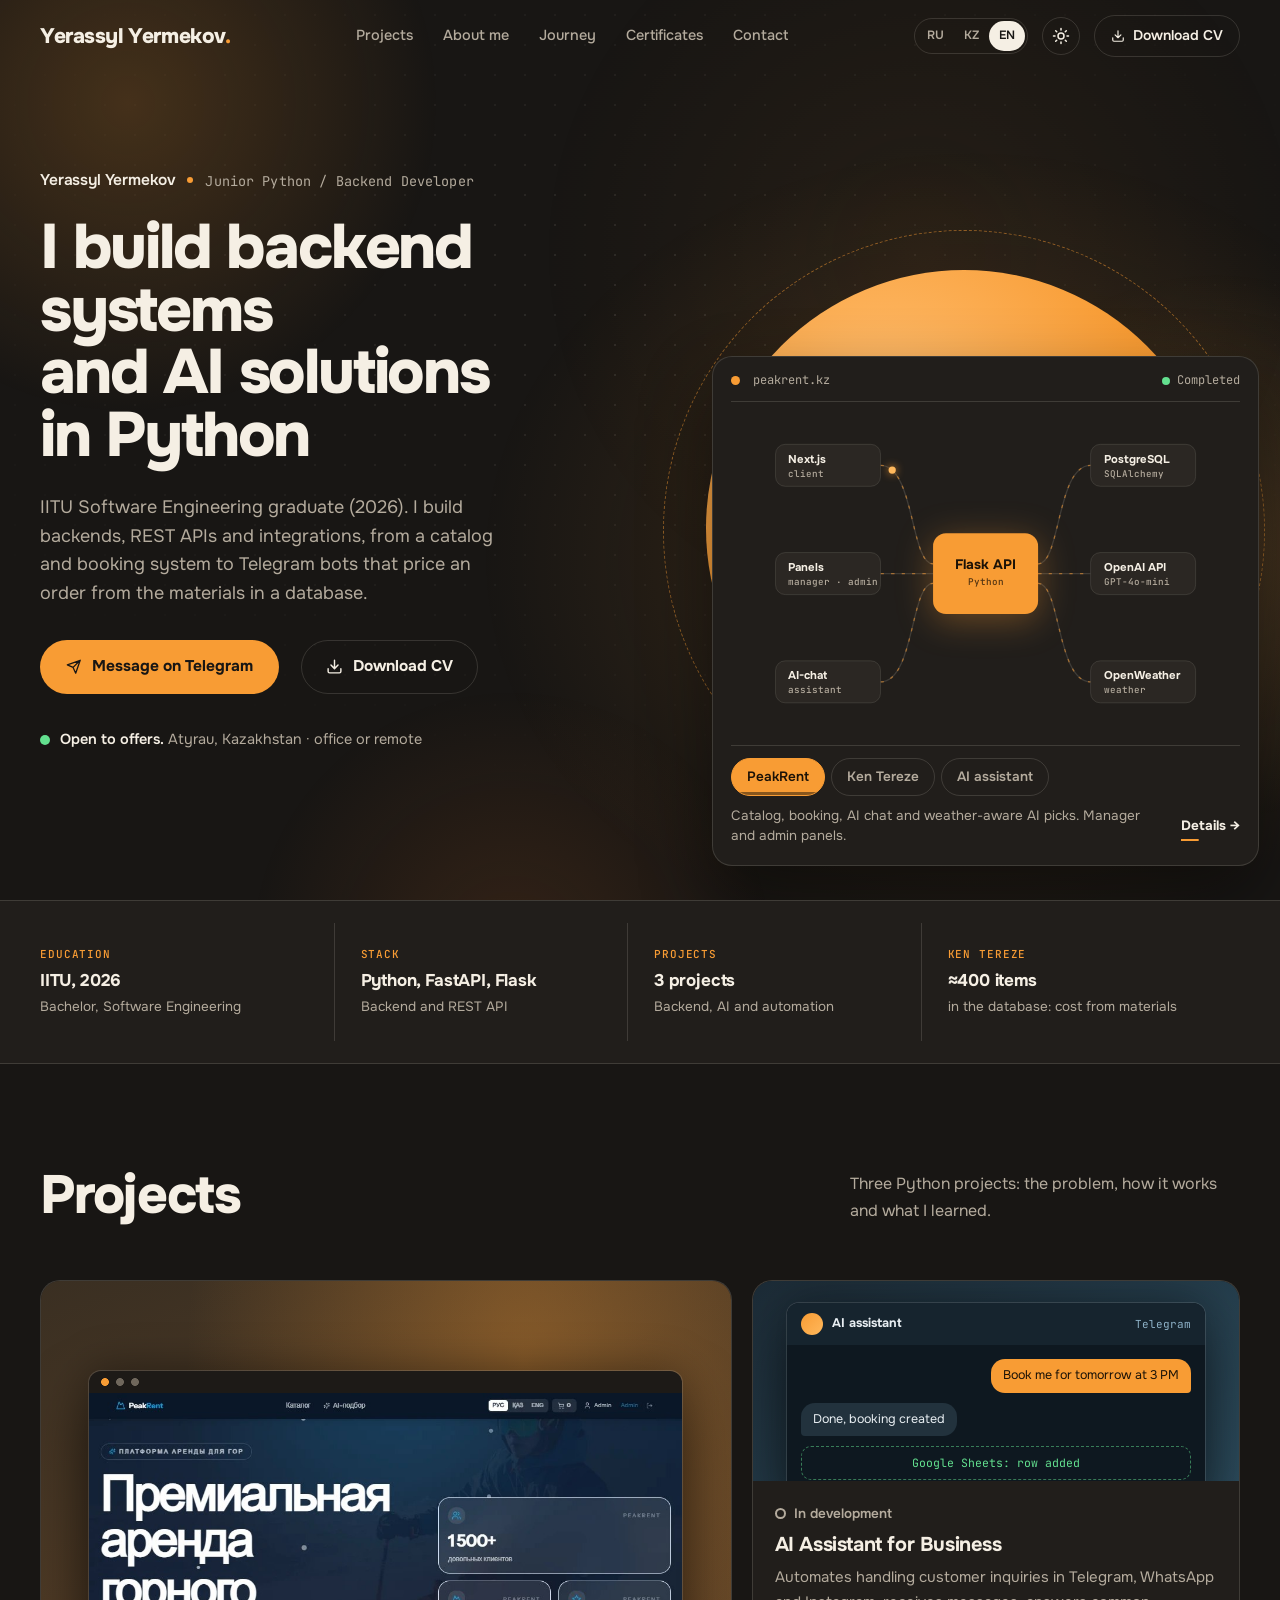
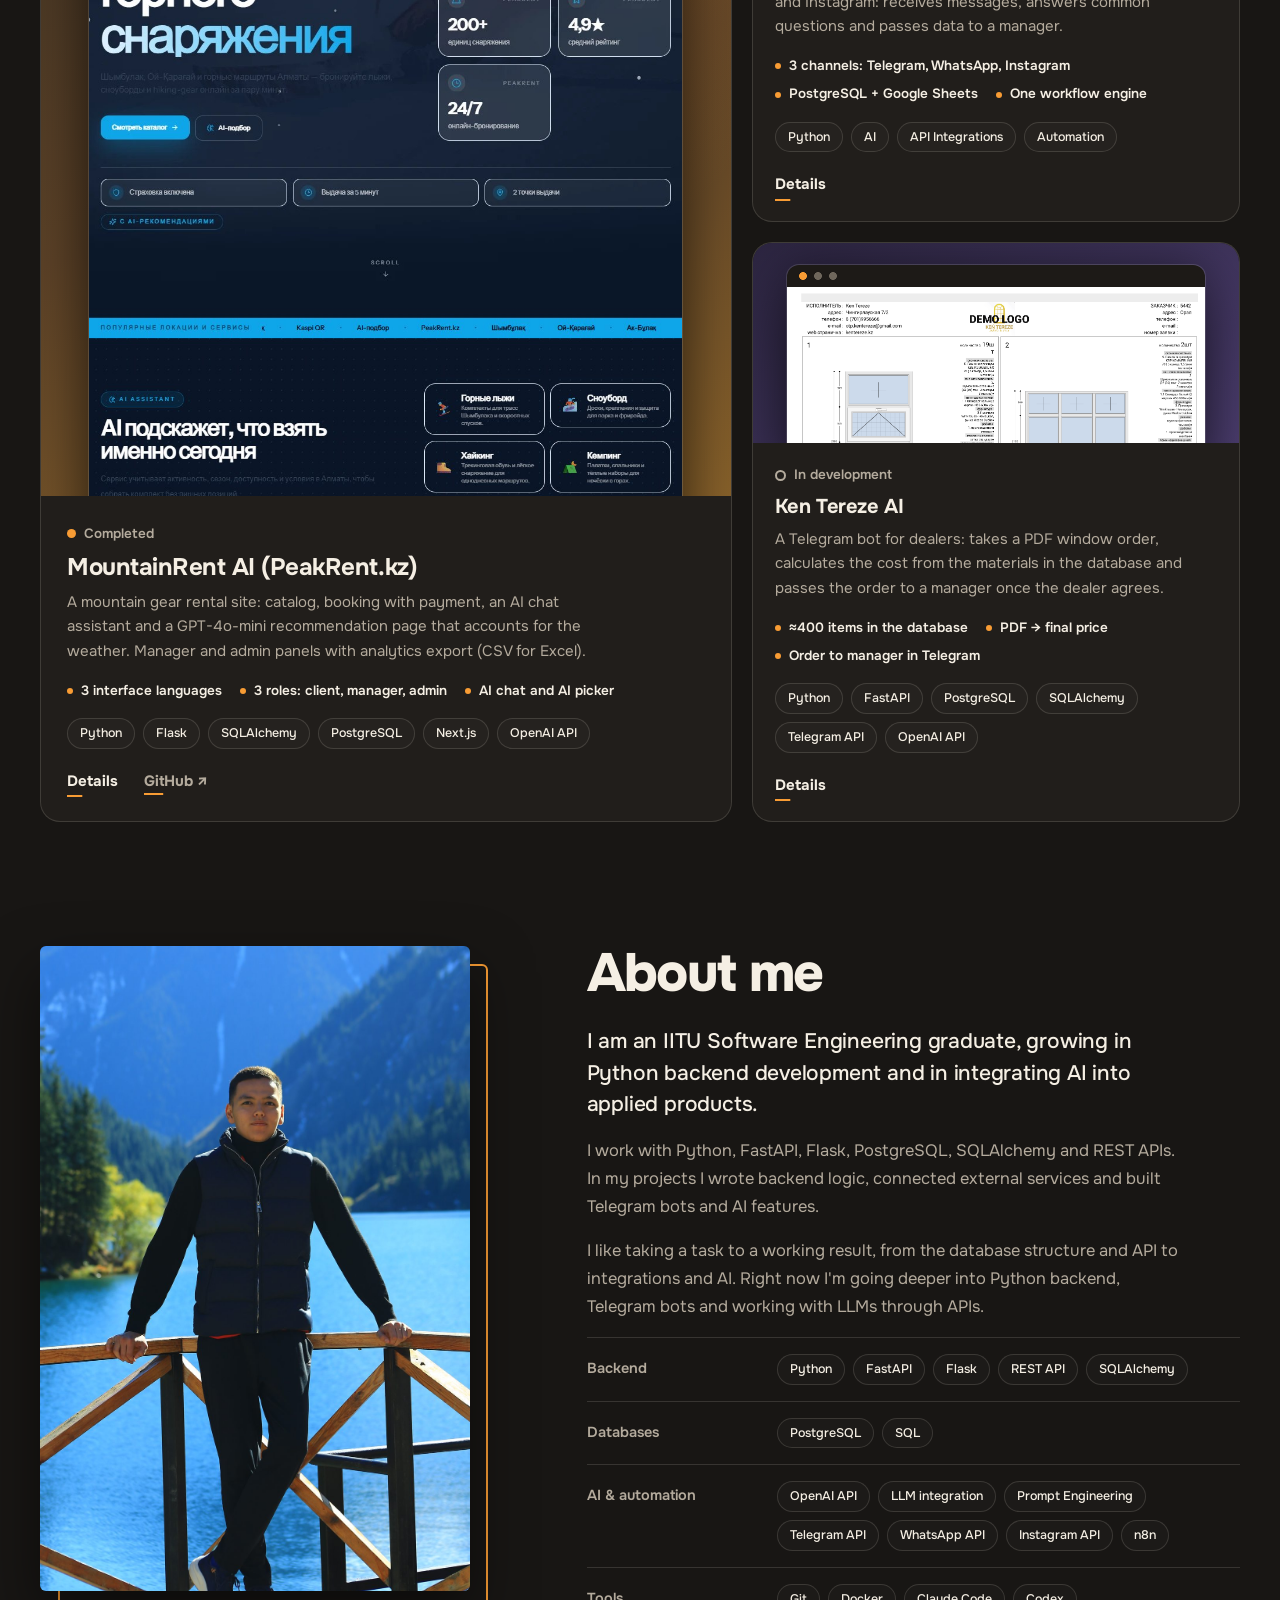
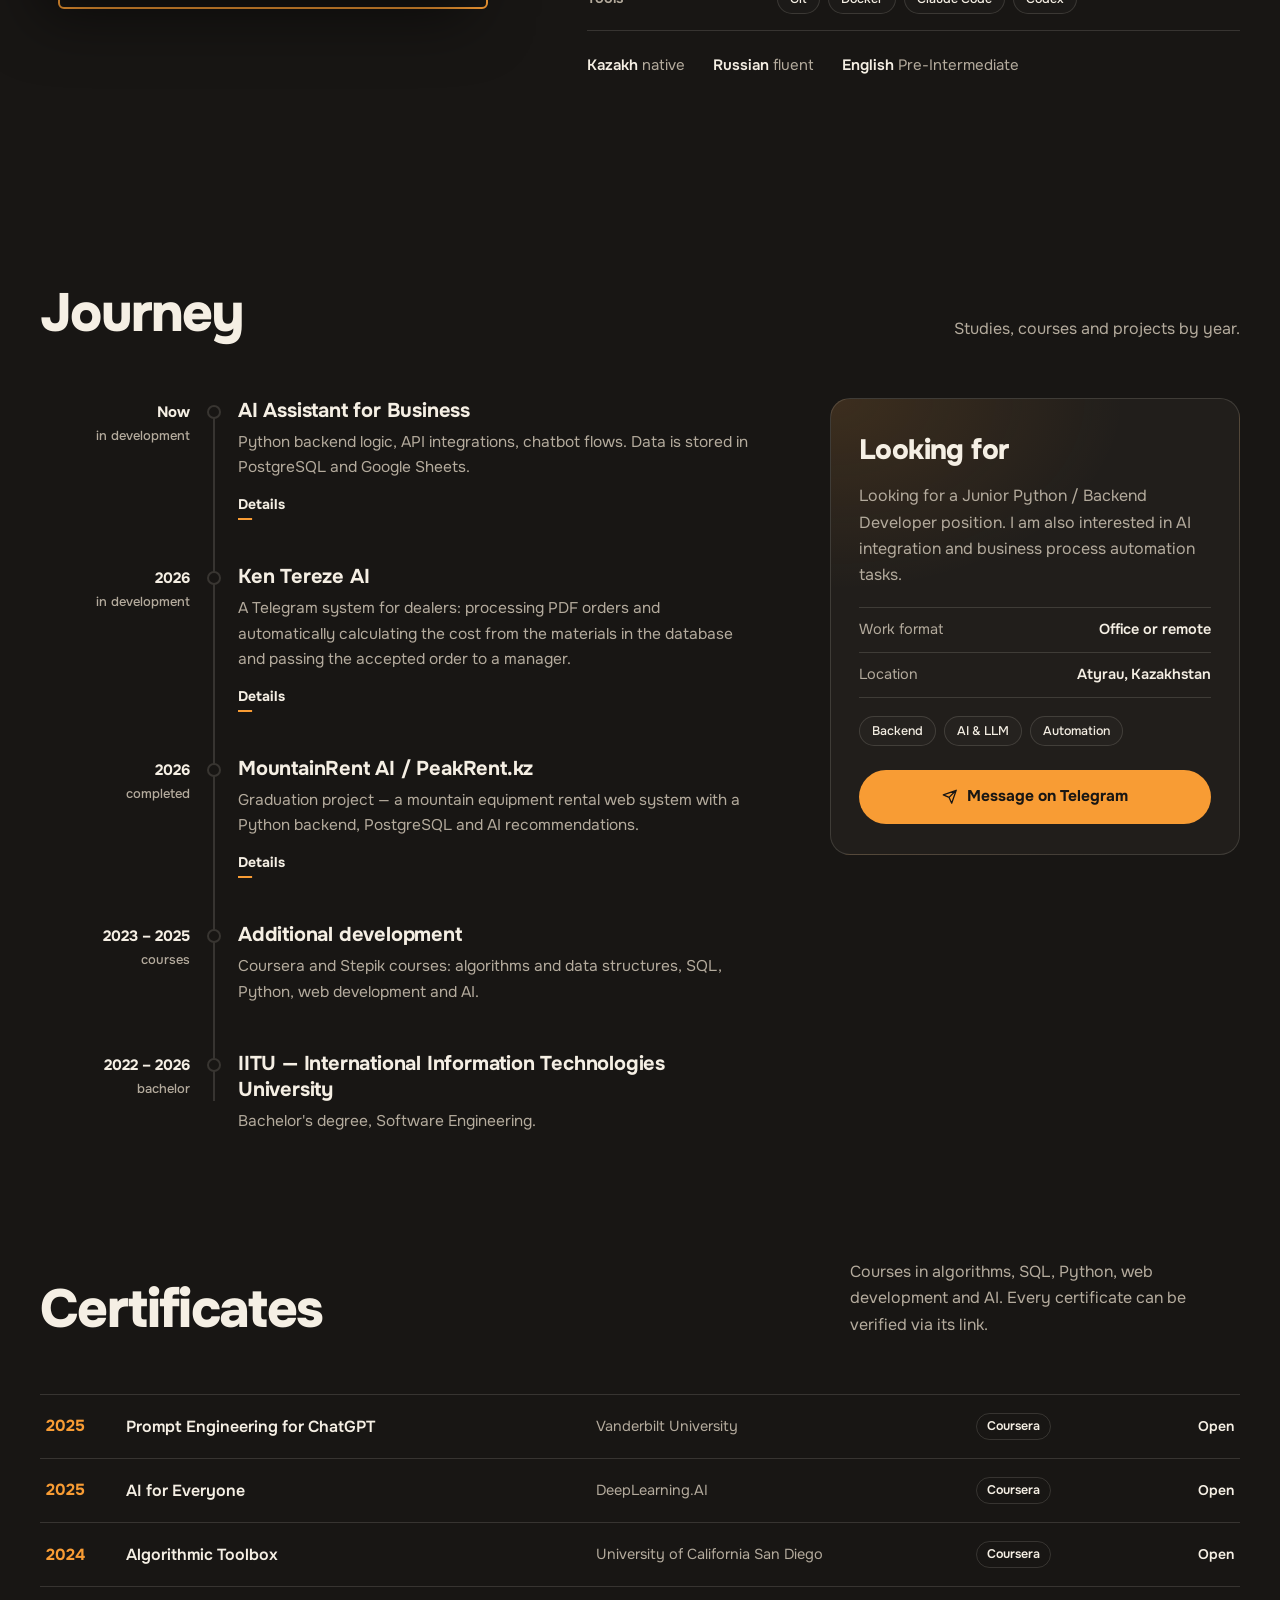
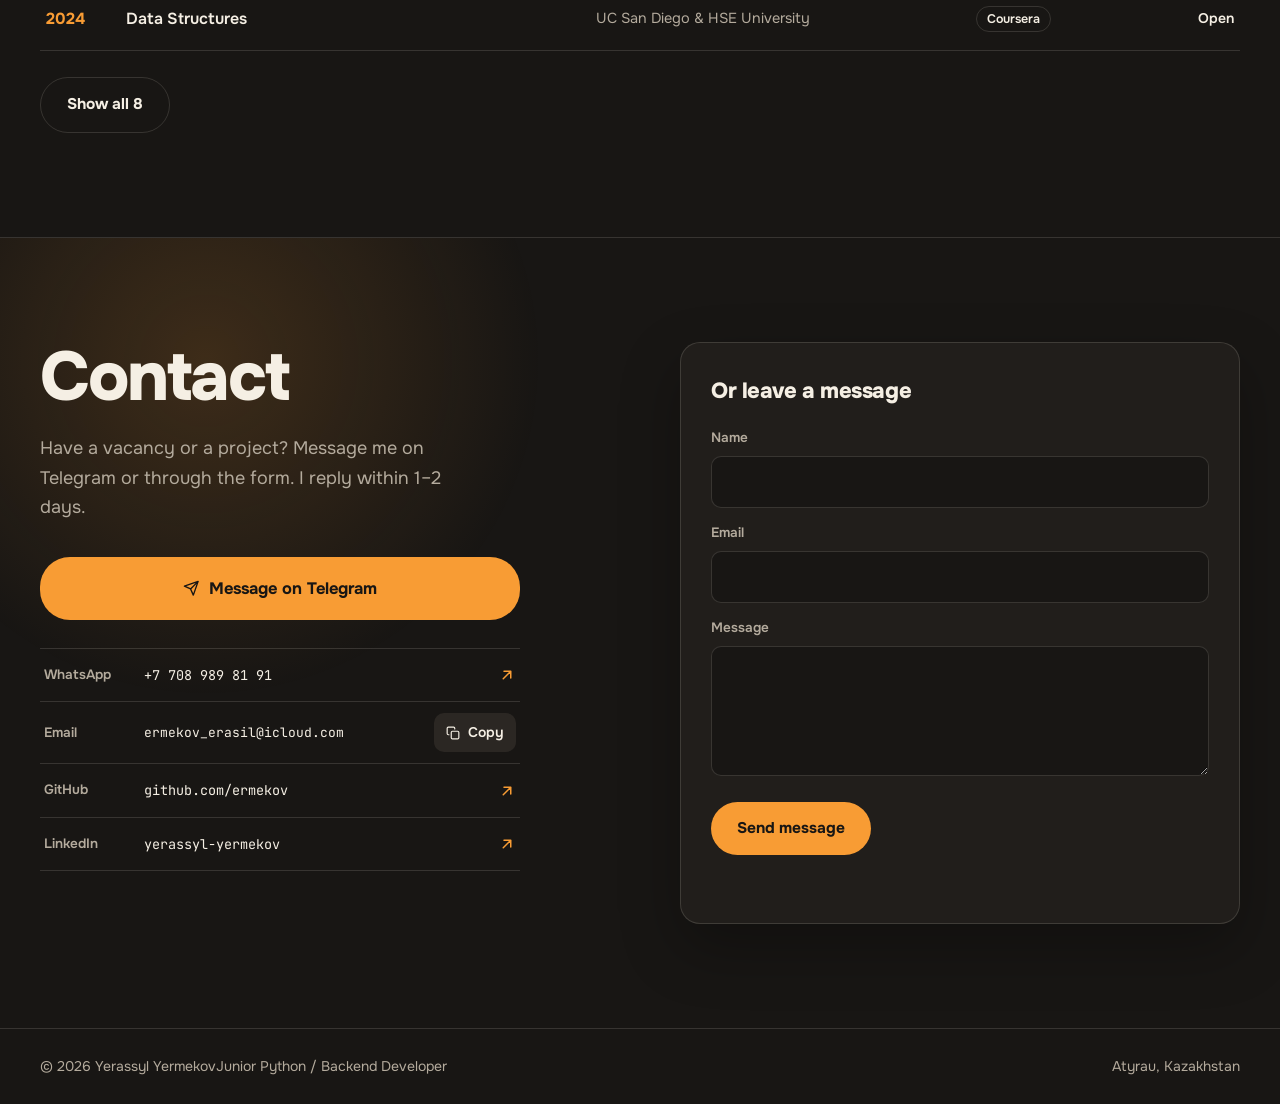
<file: index.html>
<!DOCTYPE html>
<html lang="ru">
<head>
<meta charset="UTF-8">
<meta name="viewport" content="width=device-width, initial-scale=1, viewport-fit=cover">
<title>Yerassyl Yermekov | Junior Python Developer</title>
<meta name="description" content="Junior Python Developer из Атырау: backend, REST API, AI-решения и автоматизация. Python, FastAPI, Flask, PostgreSQL, SQLAlchemy.">
<meta name="color-scheme" content="dark light">
<meta name="theme-color" content="#181614">
<!-- Домен: если смените адрес сайта, замените его в canonical, og:url, og:image, twitter:image и JSON-LD ниже -->
<link rel="canonical" href="https://cv-yerassyl.vercel.app/">
<meta property="og:url" content="https://cv-yerassyl.vercel.app/">
<meta property="og:type" content="website">
<meta property="og:title" content="Yerassyl Yermekov | Junior Python Developer">
<meta property="og:description" content="Backend, REST API, AI-решения и автоматизация на Python.">
<meta property="og:image" content="https://cv-yerassyl.vercel.app/assets/img/og.png">
<meta property="og:image:width" content="1200">
<meta property="og:image:height" content="630">
<meta name="twitter:card" content="summary_large_image">
<meta name="twitter:image" content="https://cv-yerassyl.vercel.app/assets/img/og.png">
<script>(function(){try{var t=localStorage.getItem('theme');if(t==='light'||t==='dark')document.documentElement.setAttribute('data-theme',t)}catch(e){}})()</script>
<script>(function(){try{var q=new URLSearchParams(location.search).get('lang'),l=localStorage.getItem('lang'),n=(navigator.language||'').toLowerCase(),a=['ru','kk','en'];document.documentElement.lang=a.indexOf(q)>-1?q:a.indexOf(l)>-1?l:n.indexOf('kk')==0?'kk':n.indexOf('en')==0?'en':'ru'}catch(e){}})()</script>
<script>requestAnimationFrame(function(){requestAnimationFrame(function(){document.documentElement.classList.add("ready")})})</script>
<script type="application/ld+json">{"@context": "https://schema.org", "@type": "Person", "name": "Yerassyl Yermekov", "alternateName": "Ерасыл Ермеков", "jobTitle": "Junior Python / Backend Developer", "address": {"@type": "PostalAddress", "addressLocality": "Atyrau", "addressCountry": "KZ"}, "url": "https://cv-yerassyl.vercel.app/", "image": "https://cv-yerassyl.vercel.app/assets/img/og.png", "email": "mailto:ermekov_erasil@icloud.com", "alumniOf": {"@type": "CollegeOrUniversity", "name": "International Information Technologies University (IITU)"}, "knowsAbout": ["Python", "FastAPI", "Flask", "PostgreSQL", "SQLAlchemy", "REST API", "OpenAI API", "Telegram Bot API"], "sameAs": ["https://github.com/ermekov", "https://www.linkedin.com/in/yerassyl-yermekov-08b4b2300/", "https://t.me/eeermekov"]}</script>
<link rel="icon" type="image/svg+xml" href="assets/img/favicon.svg">
<link rel="preconnect" href="https://fonts.googleapis.com">
<link rel="preconnect" href="https://fonts.gstatic.com" crossorigin>
<link href="https://fonts.googleapis.com/css2?family=Onest:wght@400;500;600;700;800&family=JetBrains+Mono:wght@400;500&display=swap" rel="stylesheet">
<link rel="stylesheet" href="assets/css/style.css?v=20261060">
<noscript><style>h1 .ln>span,.rise,.reveal,.disc,.bust,.term,.bub,.chat .m{opacity:1!important;transform:none!important}</style></noscript>
</head>
<body>
<a class="skip" data-i18n="skip" href="#top">Перейти к содержанию</a>
<div aria-hidden="true" class="bgfx"><i class="b1"></i><i class="b2"></i><i class="b3"></i><i class="spot"></i></div>

<svg aria-hidden="true" height="0" style="position:absolute" width="0">
<symbol id="i-send" viewbox="0 0 24 24"><path d="M22 2L11 13M22 2l-7 20-4-9-9-4 20-7z"></path></symbol>
<symbol id="i-dl" viewbox="0 0 24 24"><path d="M21 15v4a2 2 0 0 1-2 2H5a2 2 0 0 1-2-2v-4M7 10l5 5 5-5M12 15V3"></path></symbol>
<symbol id="i-copy" viewbox="0 0 24 24"><rect height="13" rx="2" width="13" x="9" y="9"></rect><path d="M5 15H4a2 2 0 0 1-2-2V4a2 2 0 0 1 2-2h9a2 2 0 0 1 2 2v1"></path></symbol>
<symbol id="i-check" viewbox="0 0 24 24"><path d="M20 6L9 17l-5-5"></path></symbol>
<symbol id="i-spark" viewbox="0 0 24 24"><path d="M12 3l1.9 5.1L19 10l-5.1 1.9L12 17l-1.9-5.1L5 10l5.1-1.9L12 3zM19 16l.8 2.2L22 19l-2.2.8L19 22l-.8-2.2L16 19l2.2-.8L19 16z"></path></symbol>
<symbol id="i-up" viewbox="0 0 24 24"><path d="M12 19V5M5 12l7-7 7 7"></path></symbol>
<symbol id="i-menu" viewbox="0 0 24 24"><path d="M3 12h18M3 6h18M3 18h18"></path></symbol>
<symbol id="i-sun" viewbox="0 0 24 24"><circle cx="12" cy="12" r="4"></circle><path d="M12 2v2M12 20v2M4.9 4.9l1.4 1.4M17.7 17.7l1.4 1.4M2 12h2M20 12h2M4.9 19.1l1.4-1.4M17.7 6.3l1.4-1.4"></path></symbol>
<symbol id="i-moon" viewbox="0 0 24 24"><path d="M21 12.8A9 9 0 1 1 11.2 3a7 7 0 0 0 9.8 9.8z"></path></symbol>
<symbol id="i-arrow" viewbox="0 0 24 24"><path d="M7 17L17 7M8 7h9v9"></path></symbol>
<symbol id="i-x" viewbox="0 0 24 24"><path d="M18 6L6 18M6 6l12 12"></path></symbol>
</svg>
<div class="bar" id="bar"></div>
<header class="hd" id="hd">
<div class="wrap">
<a class="logo" href="#top">Yerassyl Yermekov<i>.</i></a>
<nav aria-label="Основное меню" class="nav" data-i18n-aria="aria_nav" id="nav">
<a data-i18n="projects" href="#projects">Проекты</a>
<a data-i18n="about" href="#about">Обо мне</a>
<a data-i18n="experience" href="#path">Путь</a>
<a data-i18n="certificates" href="#certs">Сертификаты</a>
<a data-i18n="contact" href="#contact">Контакты</a>
<div aria-label="Язык" class="lang lang-m" data-i18n-aria="aria_lang" role="group"><button aria-pressed="true" data-l="ru" type="button">RU</button><button aria-pressed="false" data-l="kk" type="button">KZ</button><button aria-pressed="false" data-l="en" type="button">EN</button></div>
<span class="ind" id="ind"></span>
</nav>
<div class="hr">
<div aria-label="Язык" class="lang" data-i18n-aria="aria_lang" role="group">
<button aria-pressed="true" data-l="ru">RU</button>
<button aria-pressed="false" data-l="kk">KZ</button>
<button aria-pressed="false" data-l="en">EN</button>
</div>
<button aria-label="Сменить тему" aria-pressed="false" class="theme" data-i18n-aria="aria_theme" id="theme" type="button"><svg class="ic sun"><use href="#i-sun"></use></svg><svg class="ic moon"><use href="#i-moon"></use></svg></button>
<a class="btn-line" data-cv="" download="Yermekov_Yerassyl_CV.pdf" href="assets/cv/Yermekov_Yerassyl_CV.pdf?v=20261109b"><svg class="ic"><use href="#i-dl"></use></svg><span data-i18n="cv">Скачать CV</span></a>
<button aria-controls="nav" aria-expanded="false" aria-label="Меню" class="burger" data-i18n-aria="aria_menu" id="burger"><svg class="ic"><use href="#i-menu"></use></svg></button>
</div>
</div>
</header>
<main id="top">
<!-- ======================= HERO ======================= -->
<section class="hero">
<div class="wrap">
<div class="copy">
<p class="eyebrow rise" style="--d:0s"><b>Yerassyl Yermekov</b><span data-i18n="hero_role">Junior Python / Backend Developer</span></p>
<h1>
<span class="ln"><span data-i18n="h1a" style="--d:.05s">Строю backend-системы</span></span>
<span class="ln"><span data-i18n="h1b" style="--d:.16s">и AI-решения</span></span>
<span class="ln"><span data-i18n="h1c" style="--d:.27s">на Python</span></span>
</h1>
<p class="lead rise" data-i18n="lead" style="--d:.5s">Выпускник IITU, Software Engineering (2026). Делаю backend, REST API и интеграции: от каталога и бронирования до Telegram-ботов, которые считают стоимость заказа по материалам из базы.</p>
<div class="cta rise" style="--d:.65s">
<a class="btn pri" href="https://t.me/eeermekov" rel="noopener" target="_blank"><svg class="ic"><use href="#i-send"></use></svg><span data-i18n="tg">Написать в Telegram</span></a>
<a class="btn gh" data-cv="" download="Yermekov_Yerassyl_CV.pdf" href="assets/cv/Yermekov_Yerassyl_CV.pdf?v=20261109b"><svg class="ic"><use href="#i-dl"></use></svg><span data-i18n="cv">Скачать CV</span></a>
</div>
<div class="status rise" style="--d:.8s"><span class="dot"></span><span><b data-i18n="status_open">Открыт к предложениям.</b> <span data-i18n="city">Атырау, Казахстан</span> · <span data-i18n="work_format">офис или удалённо</span></span></div>
</div>
<div aria-hidden="false" class="stage">
<div class="disc"></div>
<div class="ring"></div>
<div class="vcard"><div class="vh"><i></i><span>peakrent.kz</span><em><b class="vdot"></b>Завершён</em></div><div class="vhost" id="viz"><svg class="viz" viewBox="0 0 520 400" role="img" data-i18n-aria="viz_aria" aria-label="Схема системы" xmlns="http://www.w3.org/2000/svg"><defs><path id="p1" d="M130 66 C172 66 158 184 195 188"/><path id="p2" d="M130 200 L195 200"/><path id="p3" d="M130 334 C172 334 158 216 195 212"/><path id="p4" d="M325 188 C362 184 348 66 390 66"/><path id="p5" d="M325 200 L390 200"/><path id="p6" d="M325 212 C362 216 348 334 390 334"/></defs><use href="#p1" class="ln"/><use href="#p1" class="fl"/><use href="#p2" class="ln"/><use href="#p2" class="fl"/><use href="#p3" class="ln"/><use href="#p3" class="fl"/><use href="#p4" class="ln"/><use href="#p4" class="fl"/><use href="#p5" class="ln"/><use href="#p5" class="fl"/><use href="#p6" class="ln"/><use href="#p6" class="fl"/><g class="nd " style="--d:0.5s"><rect x="0" y="40" width="130" height="52" rx="12"/><text class="nt" x="16" y="63">Telegram</text><text class="ns" x="16" y="80">Bot API</text></g><g class="nd " style="--d:0.65s"><rect x="0" y="174" width="130" height="52" rx="12"/><text class="nt" x="16" y="197">WhatsApp</text><text class="ns" x="16" y="214">Business API</text></g><g class="nd " style="--d:0.8s"><rect x="0" y="308" width="130" height="52" rx="12"/><text class="nt" x="16" y="331">Instagram</text><text class="ns" x="16" y="348">Messaging API</text></g><g class="nd core" style="--d:.95s"><rect x="195" y="150" width="130" height="100" rx="16"/><text class="nt" x="260" y="194" text-anchor="middle">Python API</text><text class="ns" x="260" y="214" text-anchor="middle">FastAPI · Flask</text></g><g class="nd " style="--d:1.1s"><rect x="390" y="40" width="130" height="52" rx="12"/><text class="nt" x="406" y="63">OpenAI API</text><text class="ns" x="406" y="80">GPT-4o-mini</text></g><g class="nd " style="--d:1.25s"><rect x="390" y="174" width="130" height="52" rx="12"/><text class="nt" x="406" y="197">PostgreSQL</text><text class="ns" x="406" y="214">SQLAlchemy</text></g><g class="nd " style="--d:1.4s"><rect x="390" y="308" width="130" height="52" rx="12"/><text class="nt" x="406" y="331">Google Sheets</text><text class="ns" x="406" y="348">live sync</text></g><circle class="pkt" r="4.5"><animateMotion dur="2.6s" begin="0.0s" repeatCount="indefinite" keyPoints="0;1" keyTimes="0;1" calcMode="linear"><mpath href="#p1"/></animateMotion></circle><circle class="pkt" r="4.5"><animateMotion dur="2.6s" begin="0.9s" repeatCount="indefinite" keyPoints="0;1" keyTimes="0;1" calcMode="linear"><mpath href="#p2"/></animateMotion></circle><circle class="pkt" r="4.5"><animateMotion dur="2.6s" begin="1.8s" repeatCount="indefinite" keyPoints="0;1" keyTimes="0;1" calcMode="linear"><mpath href="#p3"/></animateMotion></circle><circle class="pkt" r="4.5"><animateMotion dur="2.6s" begin="1.3s" repeatCount="indefinite" keyPoints="0;1" keyTimes="0;1" calcMode="linear"><mpath href="#p4"/></animateMotion></circle><circle class="pkt" r="4.5"><animateMotion dur="2.6s" begin="2.2s" repeatCount="indefinite" keyPoints="0;1" keyTimes="0;1" calcMode="linear"><mpath href="#p5"/></animateMotion></circle><circle class="pkt" r="4.5"><animateMotion dur="2.6s" begin="3.1s" repeatCount="indefinite" keyPoints="0;1" keyTimes="0;1" calcMode="linear"><mpath href="#p6"/></animateMotion></circle></svg></div><div class="vtabs auto" id="vtabs" role="tablist" data-i18n-aria="vt_aria" aria-label="Выбор проекта"></div><div class="vcap"><span id="vcap"></span><button type="button" id="vmore"></button></div></div>

</div>
</div>
</section>
<div class="facts">
<div class="wrap">
<div><small class="fl" data-i18n="fl1">Образование</small><b>IITU, 2026</b> <span data-i18n="fact1">Бакалавр, Software Engineering</span></div>
<div><small class="fl" data-i18n="fl2">Стек</small><b>Python, FastAPI, Flask</b> <span data-i18n="fact2">Backend и REST API</span></div>
<div><small class="fl" data-i18n="fl3">Проекты</small><b data-i18n="fact3b">3 проекта</b> <span data-i18n="fact3">Backend, AI и автоматизация</span></div>
<div><small class="fl" data-i18n="fl4">Ken Tereze</small><b data-i18n="fact4b">≈400 позиций</b> <span data-i18n="fact4s">в базе: расчёт стоимости по материалам</span></div>
</div>
</div>
<!-- ======================= PROJECTS ======================= -->
<section class="s" id="projects">
<div class="wrap">
<div class="sh reveal">
<h2 data-i18n="projects">Проекты</h2>
<p data-i18n="projects_sub">Три проекта на Python: задача, как устроено и чему я научился.</p>
</div>
<div class="bento">
<article class="p big reveal" data-slug="peakrent-ai">
<div class="art pk">
<div class="win">
<div class="wb"><i></i><i></i><i></i><em>peakrent.kz</em></div>
<div class="wh"><b>PeakRent</b><span><i>Каталог</i><i>Брони</i><i>Отзывы</i></span></div>
<div class="fl"><u>Все</u><u>Палатки</u><u>Обувь</u><u>Рюкзаки</u></div>
<div class="grid">
<div class="it"><div class="im"></div><s></s><s></s></div>
<div class="it"><div class="im"></div><s></s><s></s></div>
<div class="it"><div class="im"></div><s></s><s></s></div>
<div class="it"><div class="im"></div><s></s><s></s></div>
<div class="it"><div class="im"></div><s></s><s></s></div>
<div class="it"><div class="im"></div><s></s><s></s></div>
</div>
</div>
<div class="bub"><svg class="ic"><use href="#i-spark"></use></svg><span data-i18n="pk_bubble">Подобрали комплект под маршрут</span></div>
</div>
<div class="pb">
<div class="st"><i></i><span data-i18n="st_done">Завершён</span></div>
<h3>MountainRent AI (PeakRent.kz)</h3>
<p data-i18n="pk_desc">Сайт аренды горного снаряжения: каталог, бронирование с оплатой, AI-чат-ассистент и страница AI-рекомендаций на GPT-4o-mini с учётом погоды. Панели менеджера и администратора с выгрузкой аналитики (CSV для Excel).</p>
<ul class="kpis"><li data-i18n="pk_k1">3 языка интерфейса</li><li data-i18n="pk_k2">3 роли: клиент, менеджер, админ</li><li data-i18n="pk_k3">AI-чат и AI-подбор</li></ul>
<div class="chips"><span class="chip">Python</span><span class="chip">Flask</span><span class="chip">SQLAlchemy</span><span class="chip">PostgreSQL</span><span class="chip">Next.js</span><span class="chip">OpenAI API</span></div>
<button class="more" data-i18n="more" data-open="peakrent-ai" type="button">Подробнее</button>
<a class="more gh-l" href="https://github.com/ermekov/Mountain_equipment_rental" rel="noopener" target="_blank">GitHub &#8599;</a>
</div>
</article>
<article class="p sm reveal" data-slug="ai-business-assistant" style="--d:.1s">
<div class="art as">
<div class="chat">
<div class="ch"><i></i><b data-i18n="vt_as">AI-ассистент</b><span>Telegram</span></div>
<div class="m u" data-i18n="chat1" style="--d:.3s">Запишите меня на завтра в 15:00</div>
<div class="m b" data-i18n="chat2" style="--d:1s">Готово, запись создана</div>
<div class="m s" data-i18n="chat3" style="--d:1.7s">Google Sheets: строка добавлена</div>
</div>
</div>
<div class="pb">
<div class="st wip"><i></i><span data-i18n="st_wip">В разработке</span></div>
<h3 data-i18n="as_title">AI-ассистент для бизнеса</h3>
<p data-i18n="as_desc">Автоматизирует обработку обращений клиентов в Telegram, WhatsApp и Instagram: принимает сообщения, отвечает на типовые вопросы и передаёт данные менеджеру.</p>
<ul class="kpis"><li data-i18n="as_k1">3 канала: Telegram, WhatsApp, Instagram</li><li data-i18n="as_k2">PostgreSQL + Google Sheets</li><li data-i18n="as_k3">Единый workflow</li></ul>
<div class="chips"><span class="chip">Python</span><span class="chip">AI</span><span class="chip">API Integrations</span><span class="chip">Automation</span></div>
<button class="more" data-i18n="more" data-open="ai-business-assistant" type="button">Подробнее</button>
</div>
</article>
<article class="p sm reveal" data-slug="ken-tereze-ai" style="--d:.2s">
<div class="art kt">
<svg aria-hidden="true" preserveaspectratio="xMidYMid slice" viewbox="0 0 440 210">
<path class="flow" d="M124 105 H182"></path><path class="flow" d="M258 105 H316"></path>
<g>
<rect fill="#f5efe4" height="82" rx="10" width="82" x="42" y="64"></rect>
<path d="M62 88h42M62 102h42M62 116h26" stroke="#b9ad9b" stroke-linecap="round" stroke-width="5"></path>
<text fill="#7a6c58" font-family="Onest,sans-serif" font-size="11" font-weight="700" text-anchor="middle" x="83" y="136">PDF</text>
</g>
<g>
<rect fill="#241d38" height="82" rx="10" stroke="#8d78e6" stroke-width="2" width="76" x="182" y="64"></rect>
<text data-i18n="kt_parser" fill="#e7deff" font-family="Onest,sans-serif" font-size="11.5" font-weight="700" text-anchor="middle" x="220" y="100">Парсер</text>
<path d="M198 116h44M198 126h30" stroke="#8d78e6" stroke-linecap="round" stroke-width="4"></path>
</g>
<g>
<rect fill="#f89c34" height="82" rx="10" width="82" x="316" y="64"></rect>
<text data-i18n="kt_price1" fill="#1b1207" font-family="Onest,sans-serif" font-size="10.5" font-weight="700" text-anchor="middle" x="357" y="97">Цена по</text>
<text data-i18n="kt_price2" fill="#1b1207" font-family="Onest,sans-serif" font-size="10.5" font-weight="700" text-anchor="middle" x="357" y="111">прайсу</text>
<path d="M340 126h34" stroke="#1b1207" stroke-linecap="round" stroke-width="5"></path>
</g>
</svg>
</div>
<div class="pb">
<div class="st wip"><i></i><span data-i18n="st_wip">В разработке</span></div>
<h3>Ken Tereze AI</h3>
<p data-i18n="kt_desc">Telegram-бот для дилеров: принимает PDF-заказ на окна, считает стоимость по материалам из базы и после согласия дилера передаёт заказ менеджеру.</p>
<ul class="kpis"><li data-i18n="kt_k1">≈400 позиций в базе</li><li data-i18n="kt_k2">PDF → итоговая сумма</li><li data-i18n="kt_k3">Заказ менеджеру в Telegram</li></ul>
<div class="chips"><span class="chip">Python</span><span class="chip">FastAPI</span><span class="chip">PostgreSQL</span><span class="chip">SQLAlchemy</span><span class="chip">Telegram API</span><span class="chip">OpenAI API</span></div>
<button class="more" data-i18n="more" data-open="ken-tereze-ai" type="button">Подробнее</button>
</div>
</article>
</div>
</div>
</section>
<!-- ======================= ABOUT ======================= -->
<section class="s" id="about" style="padding-top:20px">
<div class="wrap about">
<div class="ph reveal"><img alt="Yerassyl Yermekov" height="1719" loading="lazy" src="assets/img/about.jpg" width="1100"/></div>
<div>
<h2 class="reveal" data-i18n="about">Обо мне</h2>
<p class="reveal" data-i18n="about_p1" style="margin-top:24px">Я выпускник IITU по направлению Software Engineering и развиваюсь в Python backend-разработке и интеграции AI в прикладные продукты.</p>
<p class="reveal" data-i18n="about_p2">Работаю с Python, FastAPI, Flask, PostgreSQL, SQLAlchemy и REST API. В проектах писал backend-логику, подключал внешние сервисы, делал Telegram-ботов и AI-функции.</p>
<p class="reveal" data-i18n="about_p3">Люблю доводить задачу до рабочего результата: от структуры базы и API до интеграций и AI. Сейчас углубляюсь в Python backend, Telegram-ботов и работу с LLM через API.</p>
<div class="mx reveal">
<div class="r"><b data-i18n="sk_python">Backend</b><div class="chips"><span class="chip">Python</span><span class="chip">FastAPI</span><span class="chip">Flask</span><span class="chip">REST API</span><span class="chip">SQLAlchemy</span></div></div>
<div class="r"><b data-i18n="sk_data">Базы данных</b><div class="chips"><span class="chip">PostgreSQL</span><span class="chip">SQL</span></div></div>
<div class="r"><b data-i18n="sk_ai">AI и автоматизация</b><div class="chips"><span class="chip">OpenAI API</span><span class="chip">LLM integration</span><span class="chip">Prompt Engineering</span><span class="chip">Telegram API</span><span class="chip">WhatsApp API</span><span class="chip">Instagram API</span><span class="chip">n8n</span></div></div>
<div class="r"><b data-i18n="sk_tools">Инструменты</b><div class="chips"><span class="chip">Git</span><span class="chip">Docker</span><span class="chip">Claude Code</span><span class="chip">Codex</span></div></div>
</div>
<div class="langs reveal"><span><b data-i18n="lang_kz">Казахский</b> <span data-i18n="lv_native">родной</span></span><span><b data-i18n="lang_ru">Русский</b> <span data-i18n="lv_advanced">свободный</span></span><span><b data-i18n="lang_en">Английский</b> <span data-i18n="lv_intermediate">Intermediate</span></span></div>
</div>
</div>
</section>
<!-- ======================= PATH ======================= -->
<section class="s" id="path">
<div class="wrap">
<div class="sh reveal">
<h2 data-i18n="path_h">Путь</h2>
<p data-i18n="path_p">Учёба, курсы и проекты по годам.</p>
</div>
<div class="pathgrid">
<div class="tl" id="tl">
<div class="fill" id="fill"></div>
<div class="ti"><div class="d"><span data-i18n="tl_now">Сейчас</span><small data-i18n="tl_wip">в разработке</small></div><div><h3 data-i18n="as_title">AI-ассистент для бизнеса</h3><p data-i18n="tl1_d">Backend-логика на Python, интеграции API, логика чат-ботов. Данные хранятся в PostgreSQL и Google Sheets.</p><button class="more tl-more" data-i18n="more" data-open="ai-business-assistant" type="button">Подробнее</button></div></div>
<div class="ti"><div class="d">2026<small data-i18n="tl_wip">в разработке</small></div><div><h3>Ken Tereze AI</h3><p data-i18n="tl2_d">Telegram-система для дилеров: обработка PDF-заказов и автоматический расчёт стоимости по материалам из базы, передача принятого заказа менеджеру.</p><button class="more tl-more" data-i18n="more" data-open="ken-tereze-ai" type="button">Подробнее</button></div></div>
<div class="ti"><div class="d">2026<small data-i18n="tl_done">завершён</small></div><div><h3 data-i18n="tl3_t">MountainRent AI / PeakRent.kz</h3><p data-i18n="tl3_d">Дипломный проект — веб-система аренды горного оборудования с backend на Python, PostgreSQL и AI-рекомендациями.</p><button class="more tl-more" data-i18n="more" data-open="peakrent-ai" type="button">Подробнее</button></div></div>
<div class="ti"><div class="d">2023 – 2025<small data-i18n="tl_courses">курсы</small></div><div><h3 data-i18n="tl4_t">Дополнительное развитие</h3><p data-i18n="tl4_d">Курсы Coursera и Stepik: алгоритмы и структуры данных, SQL, Python, веб-разработка и AI.</p></div></div>
<div class="ti"><div class="d">2022 – 2026<small data-i18n="tl_bachelor">бакалавр</small></div><div><h3 data-i18n="tl5_t">IITU — International Information Technologies University</h3><p data-i18n="tl5_d">Бакалавриат, Software Engineering.</p></div></div>
</div>
<aside class="want2 reveal" style="--d:.1s">
<h3 data-i18n="want_h">Ищу</h3>
<p data-i18n="want_p">Ищу позицию Junior Python / Backend Developer. Также интересны задачи по интеграции AI и автоматизации бизнес-процессов.</p>
<dl class="wfacts"><div><dt data-i18n="wf_format_l">Формат работы</dt><dd data-i18n="wf_format">Офис или удалённо</dd></div><div><dt data-i18n="wf_city_l">Город</dt><dd data-i18n="city">Атырау, Казахстан</dd></div></dl>
<div class="chips"><span class="chip" data-i18n="want_c1">Backend</span><span class="chip" data-i18n="want_c2">AI &amp; LLM</span><span class="chip" data-i18n="want_c3">Automation</span></div>
<a class="btn pri" href="https://t.me/eeermekov" rel="noopener" target="_blank"><svg class="ic"><use href="#i-send"></use></svg><span data-i18n="tg">Написать в Telegram</span></a>
</aside>
</div>
</div>
</section>
<!-- ======================= CERTS ======================= -->
<section class="s" id="certs" style="padding-top:20px">
<div class="wrap">
<div class="sh reveal">
<h2 data-i18n="certificates">Сертификаты</h2>
<p data-i18n="certs_p">Курсы по алгоритмам, SQL, Python, веб-разработке и AI. Каждый сертификат можно проверить по ссылке.</p>
</div>
<div class="certs" id="certList"></div>
<button aria-controls="fold" aria-expanded="false" class="btn gh showall" id="showall"><span id="showallTxt"></span></button>
</div>
</section>
<!-- ======================= CONTACT ======================= -->
<section class="s" id="contact">
<div class="wrap ct">
<div class="reveal">
<h2 data-i18n="contact_h">Контакты</h2>
<p class="sub" data-i18n="contact_p">Есть вакансия или проект? Напишите в Telegram или через форму, отвечу в течение 1–2 дней.</p>
<a class="btn pri big" href="https://t.me/eeermekov" rel="noopener" target="_blank"><svg class="ic"><use href="#i-send"></use></svg><span data-i18n="tg">Написать в Telegram</span></a>
<ul class="chl">
<li><a class="row" href="https://wa.me/77089898191" rel="noopener" target="_blank"><span class="k">WhatsApp</span><span class="v">+7 708 989 81 91</span><svg class="ic go"><use href="#i-arrow"></use></svg></a></li>
<li class="mail"><span class="k">Email</span><span class="v" id="mailtxt">ermekov_erasil@icloud.com</span><button class="copy-b" id="copy" type="button"><svg class="ic"><use href="#i-copy"></use></svg><b id="copyTxt" style="font-weight:600"></b></button></li>
<li><a class="row" href="https://github.com/ermekov" rel="noopener" target="_blank"><span class="k">GitHub</span><span class="v">github.com/ermekov</span><svg class="ic go"><use href="#i-arrow"></use></svg></a></li>
<li><a class="row" href="https://www.linkedin.com/in/yerassyl-yermekov-08b4b2300/" rel="noopener" target="_blank"><span class="k">LinkedIn</span><span class="v">yerassyl-yermekov</span><svg class="ic go"><use href="#i-arrow"></use></svg></a></li>
</ul>
</div>
<form class="form card reveal" id="form" novalidate="" style="--d:.1s">
<h3 class="f-t" data-i18n="f_or">Или оставьте сообщение</h3>
<div><label data-i18n="f_name" for="f1">Имя</label><input autocomplete="name" id="f1" name="name" required="" type="text"/></div>
<div><label for="f2">Email</label><input autocomplete="email" id="f2" name="email" required="" type="email"/></div>
<div><label data-i18n="f_msg" for="f3">Сообщение</label><textarea id="f3" name="message" required=""></textarea></div>
<input aria-hidden="true" autocomplete="off" class="hp-field" name="website" tabindex="-1" type="text"/>
<button class="btn pri" data-i18n="f_send" id="send" type="submit">Отправить сообщение</button>
<div aria-live="polite" class="fstatus" id="fstatus" role="status"></div>
</form>
</div>
</section>
</main>
<footer><div class="wrap"><div class="fbrand"><span data-i18n="footer_name">© 2026 Yerassyl Yermekov</span><span class="ftag" data-i18n="footer_tag">Junior Python / Backend Developer</span></div><span data-i18n="city">Атырау, Казахстан</span></div></footer>
<div class="mbar" id="mbar">
<a class="btn pri" href="https://t.me/eeermekov" rel="noopener" target="_blank"><svg class="ic"><use href="#i-send"></use></svg>Telegram</a>
<a class="btn gh" data-cv="" download="Yermekov_Yerassyl_CV.pdf" href="assets/cv/Yermekov_Yerassyl_CV.pdf?v=20261109b"><svg class="ic"><use href="#i-dl"></use></svg>CV</a>
</div>
<button aria-label="Наверх" class="up" data-i18n-aria="aria_up" id="up">
<svg class="r" viewbox="0 0 52 52"><circle class="bg" cx="26" cy="26" r="24"></circle><circle class="fg" cx="26" cy="26" id="ring" r="24"></circle></svg>
<svg class="ic"><use href="#i-up"></use></svg>
</button>
<div aria-live="polite" class="toast" id="toast" role="status"></div><dialog aria-labelledby="pmTitle" class="pm" id="pm"><div class="pm-wrap"><button class="pm-x" data-i18n-aria="aria_close" id="pmClose" type="button"><svg class="ic"><use href="#i-x"></use></svg></button><div class="pm-panel" id="pmBody"></div></div></dialog><dialog aria-labelledby="cmTitle" class="pm cm" id="cm"><div class="pm-wrap"><button class="pm-x" data-i18n-aria="aria_close" id="cmClose" type="button"><svg class="ic"><use href="#i-x"></use></svg></button><div class="pm-panel" id="cmBody"></div></div></dialog><dialog class="lb" data-i18n-aria="aria_close" id="lb"><button class="pm-x" data-i18n-aria="aria_close" id="lbClose" type="button"><svg class="ic"><use href="#i-x"></use></svg></button><img alt="" id="lbImg"/></dialog>

<script src="assets/js/config.js?v=20261109b"></script>
<script src="assets/js/i18n.js?v=20261060"></script>
<script src="assets/js/projects.js?v=20261109b"></script>
<script src="assets/js/certs.js?v=20261060"></script>
<script src="assets/js/main.js?v=20261108"></script>
</body>
</html>
</file>
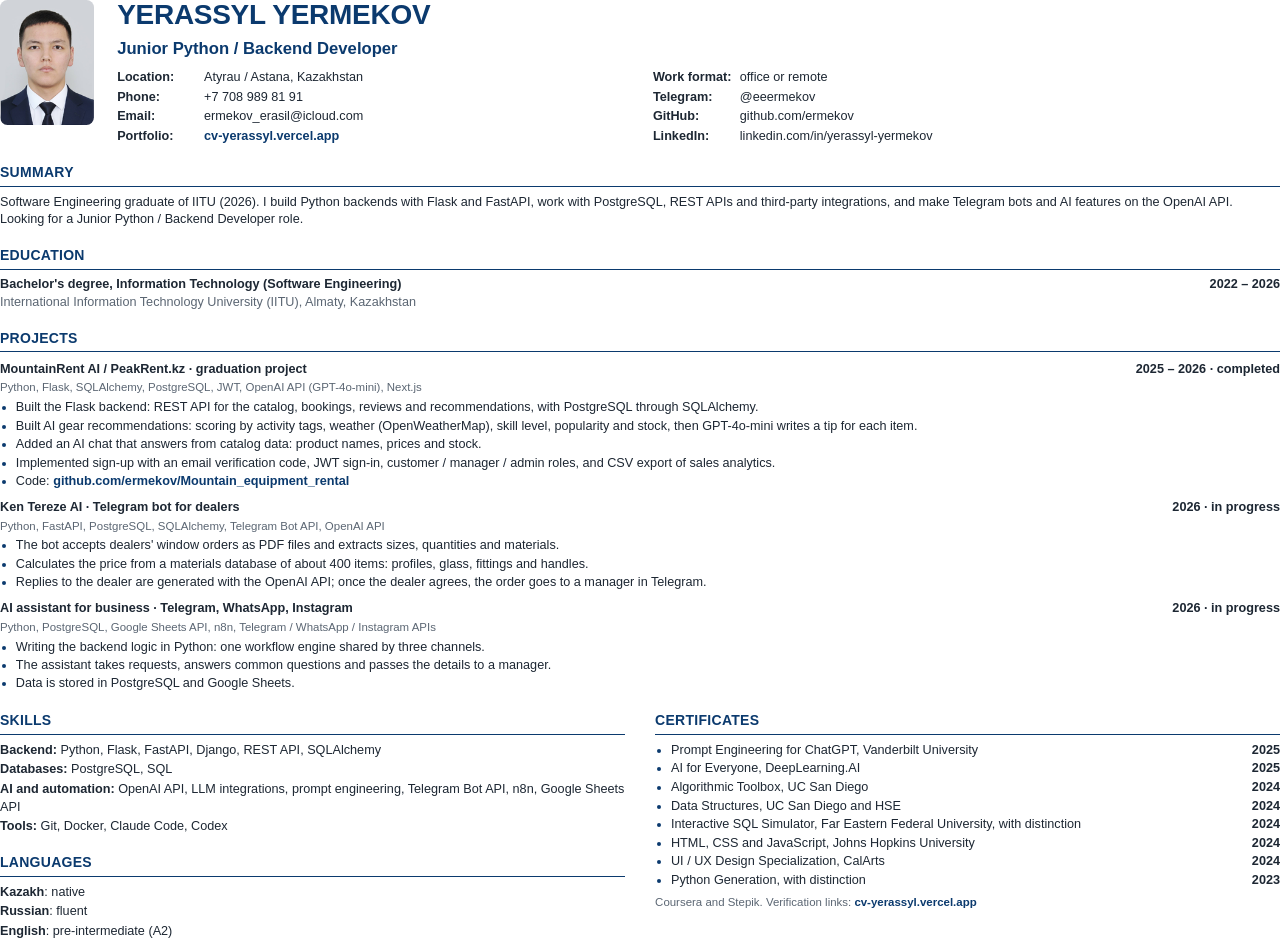
<file: cv-source/cv-en.html>
<!DOCTYPE html>
<html lang="en">
<head>
<meta charset="UTF-8">
<title>CV — Yerassyl Yermekov, Junior Python / Backend Developer</title>
<style>
  @page { size: A4; margin: 10mm 13mm 9mm; }
  :root { --navy: #0b3a6e; --ink: #1d2733; --muted: #5b6673; --line: #c9d3de; }
  * { box-sizing: border-box; }
  html, body { margin: 0; }
  body { font-family: "Segoe UI", Arial, sans-serif; font-size: 9.5pt; line-height: 1.38; color: var(--ink); -webkit-print-color-adjust: exact; print-color-adjust: exact; }
  a { color: inherit; text-decoration: none; }

  /* header */
  .top { display: grid; grid-template-columns: 25mm 1fr; gap: 6mm; align-items: start; }
  .photo { width: 25mm; height: 33mm; object-fit: cover; border-radius: 2mm; display: block; }
  h1 { margin: 0; font-size: 21pt; line-height: 1.1; font-weight: 700; color: var(--navy); letter-spacing: -.01em; }
  .latin { margin: 1mm 0 0; font-size: 9.5pt; color: var(--muted); }
  .role { margin: 1.6mm 0 2.4mm; font-size: 12.5pt; font-weight: 700; color: var(--navy); }
  .contacts { display: grid; grid-template-columns: .9fr 1.1fr; gap: .6mm 6mm; margin: 0; }
  .contacts div { display: flex; gap: 2mm; min-width: 0; }
  .contacts dt { flex: none; width: 21mm; font-weight: 600; }
  .contacts dd { margin: 0; overflow-wrap: anywhere; }

  /* sections */
  h2 { margin: 4.6mm 0 1.8mm; padding-bottom: .9mm; font-size: 10.5pt; font-weight: 700; letter-spacing: .02em; text-transform: uppercase; color: var(--navy); border-bottom: .9pt solid var(--navy); }
  p { margin: 0; }
  .row { display: flex; justify-content: space-between; gap: 4mm; align-items: baseline; }
  .row b { font-weight: 700; }
  .when { flex: none; font-weight: 600; color: var(--ink); white-space: nowrap; }
  .sub { color: var(--muted); }

  .proj { margin-top: 2.2mm; break-inside: avoid; }
  .proj:first-of-type { margin-top: 0; }
  .stack { margin: .6mm 0 .8mm; font-size: 8.6pt; color: var(--muted); }
  ul { margin: 0; padding-left: 4.2mm; }
  li { margin: .25mm 0; }
  li::marker { color: var(--navy); }
  .link { color: var(--navy); font-weight: 600; }

  .cols { display: grid; grid-template-columns: 1fr 1fr; gap: 0 8mm; }
  .skills div { margin: .6mm 0; }
  .skills b { font-weight: 600; }
  .langs div { margin: .5mm 0; }
  .certs li { margin: .3mm 0; }
  .certs .yr { float: right; padding-left: 2mm; font-weight: 600; }
  .note { margin-top: 1.5mm; font-size: 8.6pt; color: var(--muted); }
</style>
<body>

<header class="top">
  <img class="photo" src="photo-crop.png" alt="Yerassyl Yermekov">
  <div>
    <h1>YERASSYL YERMEKOV</h1>
    <p class="role">Junior Python / Backend Developer</p>
    <dl class="contacts">
      <div><dt>Location:</dt><dd>Atyrau / Astana, Kazakhstan</dd></div>
      <div><dt>Work format:</dt><dd>office or remote</dd></div>
      <div><dt>Phone:</dt><dd><a href="tel:+77089898191">+7 708 989 81 91</a></dd></div>
      <div><dt>Telegram:</dt><dd><a href="https://t.me/eeermekov">@eeermekov</a></dd></div>
      <div><dt>Email:</dt><dd><a href="mailto:ermekov_erasil@icloud.com">ermekov_erasil@icloud.com</a></dd></div>
      <div><dt>GitHub:</dt><dd><a href="https://github.com/ermekov">github.com/ermekov</a></dd></div>
      <div><dt>Portfolio:</dt><dd><a class="link" href="https://cv-yerassyl.vercel.app/?lang=en">cv-yerassyl.vercel.app</a></dd></div>
      <div><dt>LinkedIn:</dt><dd><a href="https://www.linkedin.com/in/yerassyl-yermekov-08b4b2300/">linkedin.com/in/yerassyl-yermekov</a></dd></div>
    </dl>
  </div>
</header>

<h2>Summary</h2>
<p>Software Engineering graduate of IITU (2026). I build Python backends with Flask and FastAPI, work with PostgreSQL, REST APIs and third-party integrations, and make Telegram bots and AI features on the OpenAI API. Looking for a Junior Python / Backend Developer role.</p>

<h2>Education</h2>
<div class="row"><b>Bachelor's degree, Information Technology (Software Engineering)</b><span class="when">2022 – 2026</span></div>
<p class="sub">International Information Technology University (IITU), Almaty, Kazakhstan</p>

<h2>Projects</h2>

<div class="proj">
  <div class="row"><b>MountainRent AI / PeakRent.kz · graduation project</b><span class="when">2025 – 2026 · completed</span></div>
  <p class="stack">Python, Flask, SQLAlchemy, PostgreSQL, JWT, OpenAI API (GPT-4o-mini), Next.js</p>
  <ul>
    <li>Built the Flask backend: REST API for the catalog, bookings, reviews and recommendations, with PostgreSQL through SQLAlchemy.</li>
    <li>Built AI gear recommendations: scoring by activity tags, weather (OpenWeatherMap), skill level, popularity and stock, then GPT-4o-mini writes a tip for each item.</li>
    <li>Added an AI chat that answers from catalog data: product names, prices and stock.</li>
    <li>Implemented sign-up with an email verification code, JWT sign-in, customer / manager / admin roles, and CSV export of sales analytics.</li>
    <li>Code: <a class="link" href="https://github.com/ermekov/Mountain_equipment_rental">github.com/ermekov/Mountain_equipment_rental</a></li>
  </ul>
</div>

<div class="proj">
  <div class="row"><b>Ken Tereze AI · Telegram bot for dealers</b><span class="when">2026 · in progress</span></div>
  <p class="stack">Python, FastAPI, PostgreSQL, SQLAlchemy, Telegram Bot API, OpenAI API</p>
  <ul>
    <li>The bot accepts dealers' window orders as PDF files and extracts sizes, quantities and materials.</li>
    <li>Calculates the price from a materials database of about 400 items: profiles, glass, fittings and handles.</li>
    <li>Replies to the dealer are generated with the OpenAI API; once the dealer agrees, the order goes to a manager in Telegram.</li>
  </ul>
</div>

<div class="proj">
  <div class="row"><b>AI assistant for business · Telegram, WhatsApp, Instagram</b><span class="when">2026 · in progress</span></div>
  <p class="stack">Python, PostgreSQL, Google Sheets API, n8n, Telegram / WhatsApp / Instagram APIs</p>
  <ul>
    <li>Writing the backend logic in Python: one workflow engine shared by three channels.</li>
    <li>The assistant takes requests, answers common questions and passes the details to a manager.</li>
    <li>Data is stored in PostgreSQL and Google Sheets.</li>
  </ul>
</div>

<div class="cols">
  <section>
    <h2>Skills</h2>
    <div class="skills">
      <div><b>Backend:</b> Python, Flask, FastAPI, Django, REST API, SQLAlchemy</div>
      <div><b>Databases:</b> PostgreSQL, SQL</div>
      <div><b>AI and automation:</b> OpenAI API, LLM integrations, prompt engineering, Telegram Bot API, n8n, Google Sheets API</div>
      <div><b>Tools:</b> Git, Docker, Claude Code, Codex</div>
    </div>
    <h2>Languages</h2>
    <div class="langs">
      <div><b>Kazakh</b>: native</div>
      <div><b>Russian</b>: fluent</div>
      <div><b>English</b>: pre-intermediate (A2)</div>
    </div>
  </section>
  <section>
    <h2>Certificates</h2>
    <ul class="certs">
      <li><span class="yr">2025</span>Prompt Engineering for ChatGPT, Vanderbilt University</li>
      <li><span class="yr">2025</span>AI for Everyone, DeepLearning.AI</li>
      <li><span class="yr">2024</span>Algorithmic Toolbox, UC San Diego</li>
      <li><span class="yr">2024</span>Data Structures, UC San Diego and HSE</li>
      <li><span class="yr">2024</span>Interactive SQL Simulator, Far Eastern Federal University, with distinction</li>
      <li><span class="yr">2024</span>HTML, CSS and JavaScript, Johns Hopkins University</li>
      <li><span class="yr">2024</span>UI / UX Design Specialization, CalArts</li>
      <li><span class="yr">2023</span>Python Generation, with distinction</li>
    </ul>
    <p class="note">Coursera and Stepik. Verification links: <a class="link" href="https://cv-yerassyl.vercel.app/?lang=en#certs">cv-yerassyl.vercel.app</a></p>
  </section>
</div>

</body>
</html>
</file>
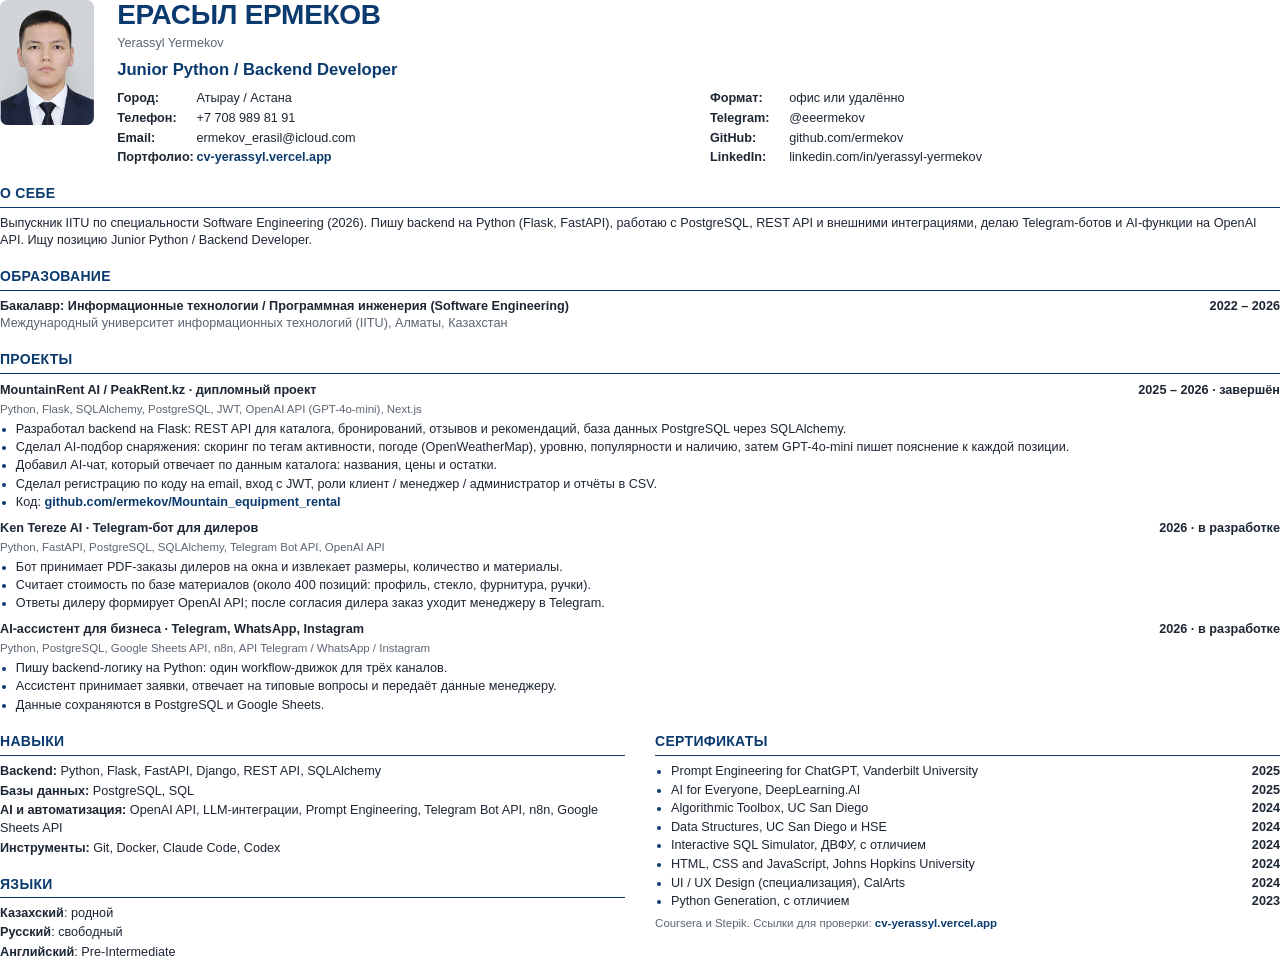
<file: cv-source/cv.html>
<!DOCTYPE html>
<html lang="ru">
<head>
<meta charset="UTF-8">
<title>CV — Ерасыл Ермеков (Yerassyl Yermekov), Junior Python / Backend Developer</title>
<style>
  @page { size: A4; margin: 10mm 13mm 9mm; }
  :root { --navy: #0b3a6e; --ink: #1d2733; --muted: #5b6673; --line: #c9d3de; }
  * { box-sizing: border-box; }
  html, body { margin: 0; }
  body { font-family: "Segoe UI", Arial, sans-serif; font-size: 9.5pt; line-height: 1.38; color: var(--ink); -webkit-print-color-adjust: exact; print-color-adjust: exact; }
  a { color: inherit; text-decoration: none; }

  /* header */
  .top { display: grid; grid-template-columns: 25mm 1fr; gap: 6mm; align-items: start; }
  .photo { width: 25mm; height: 33mm; object-fit: cover; border-radius: 2mm; display: block; }
  h1 { margin: 0; font-size: 21pt; line-height: 1.1; font-weight: 700; color: var(--navy); letter-spacing: -.01em; }
  .latin { margin: 1mm 0 0; font-size: 9.5pt; color: var(--muted); }
  .role { margin: 1.6mm 0 2.4mm; font-size: 12.5pt; font-weight: 700; color: var(--navy); }
  .contacts { display: grid; grid-template-columns: 1fr 1fr; gap: .6mm 6mm; margin: 0; }
  .contacts div { display: flex; gap: 2mm; min-width: 0; }
  .contacts dt { flex: none; width: 19mm; font-weight: 600; }
  .contacts dd { margin: 0; overflow-wrap: anywhere; }

  /* sections */
  h2 { margin: 4.6mm 0 1.8mm; padding-bottom: .9mm; font-size: 10.5pt; font-weight: 700; letter-spacing: .02em; text-transform: uppercase; color: var(--navy); border-bottom: .9pt solid var(--navy); }
  p { margin: 0; }
  .row { display: flex; justify-content: space-between; gap: 4mm; align-items: baseline; }
  .row b { font-weight: 700; }
  .when { flex: none; font-weight: 600; color: var(--ink); white-space: nowrap; }
  .sub { color: var(--muted); }

  .proj { margin-top: 2.2mm; break-inside: avoid; }
  .proj:first-of-type { margin-top: 0; }
  .stack { margin: .6mm 0 .8mm; font-size: 8.6pt; color: var(--muted); }
  ul { margin: 0; padding-left: 4.2mm; }
  li { margin: .25mm 0; }
  li::marker { color: var(--navy); }
  .link { color: var(--navy); font-weight: 600; }

  .cols { display: grid; grid-template-columns: 1fr 1fr; gap: 0 8mm; }
  .skills div { margin: .6mm 0; }
  .skills b { font-weight: 600; }
  .langs div { margin: .5mm 0; }
  .certs li { margin: .3mm 0; }
  .certs .yr { float: right; padding-left: 2mm; font-weight: 600; }
  .note { margin-top: 1.5mm; font-size: 8.6pt; color: var(--muted); }
</style>
</head>
<body>

<header class="top">
  <img class="photo" src="photo-crop.png" alt="Ерасыл Ермеков">
  <div>
    <h1>ЕРАСЫЛ ЕРМЕКОВ</h1>
    <p class="latin">Yerassyl Yermekov</p>
    <p class="role">Junior Python / Backend Developer</p>
    <dl class="contacts">
      <div><dt>Город:</dt><dd>Атырау / Астана</dd></div>
      <div><dt>Формат:</dt><dd>офис или удалённо</dd></div>
      <div><dt>Телефон:</dt><dd><a href="tel:+77089898191">+7 708 989 81 91</a></dd></div>
      <div><dt>Telegram:</dt><dd><a href="https://t.me/eeermekov">@eeermekov</a></dd></div>
      <div><dt>Email:</dt><dd><a href="mailto:ermekov_erasil@icloud.com">ermekov_erasil@icloud.com</a></dd></div>
      <div><dt>GitHub:</dt><dd><a href="https://github.com/ermekov">github.com/ermekov</a></dd></div>
      <div><dt>Портфолио:</dt><dd><a class="link" href="https://cv-yerassyl.vercel.app/">cv-yerassyl.vercel.app</a></dd></div>
      <div><dt>LinkedIn:</dt><dd><a href="https://www.linkedin.com/in/yerassyl-yermekov-08b4b2300/">linkedin.com/in/yerassyl-yermekov</a></dd></div>
    </dl>
  </div>
</header>

<h2>О себе</h2>
<p>Выпускник IITU по специальности Software Engineering (2026). Пишу backend на Python (Flask, FastAPI), работаю с PostgreSQL, REST API и внешними интеграциями, делаю Telegram-ботов и AI-функции на OpenAI API. Ищу позицию Junior Python / Backend Developer.</p>

<h2>Образование</h2>
<div class="row"><b>Бакалавр: Информационные технологии / Программная инженерия (Software Engineering)</b><span class="when">2022 – 2026</span></div>
<p class="sub">Международный университет информационных технологий (IITU), Алматы, Казахстан</p>

<h2>Проекты</h2>

<div class="proj">
  <div class="row"><b>MountainRent AI / PeakRent.kz · дипломный проект</b><span class="when">2025 – 2026 · завершён</span></div>
  <p class="stack">Python, Flask, SQLAlchemy, PostgreSQL, JWT, OpenAI API (GPT-4o-mini), Next.js</p>
  <ul>
    <li>Разработал backend на Flask: REST API для каталога, бронирований, отзывов и рекомендаций, база данных PostgreSQL через SQLAlchemy.</li>
    <li>Сделал AI-подбор снаряжения: скоринг по тегам активности, погоде (OpenWeatherMap), уровню, популярности и наличию, затем GPT-4o-mini пишет пояснение к каждой позиции.</li>
    <li>Добавил AI-чат, который отвечает по данным каталога: названия, цены и остатки.</li>
    <li>Сделал регистрацию по коду на email, вход с JWT, роли клиент / менеджер / администратор и отчёты в CSV.</li>
    <li>Код: <a class="link" href="https://github.com/ermekov/Mountain_equipment_rental">github.com/ermekov/Mountain_equipment_rental</a></li>
  </ul>
</div>

<div class="proj">
  <div class="row"><b>Ken Tereze AI · Telegram-бот для дилеров</b><span class="when">2026 · в разработке</span></div>
  <p class="stack">Python, FastAPI, PostgreSQL, SQLAlchemy, Telegram Bot API, OpenAI API</p>
  <ul>
    <li>Бот принимает PDF-заказы дилеров на окна и извлекает размеры, количество и материалы.</li>
    <li>Считает стоимость по базе материалов (около 400 позиций: профиль, стекло, фурнитура, ручки).</li>
    <li>Ответы дилеру формирует OpenAI API; после согласия дилера заказ уходит менеджеру в Telegram.</li>
  </ul>
</div>

<div class="proj">
  <div class="row"><b>AI-ассистент для бизнеса · Telegram, WhatsApp, Instagram</b><span class="when">2026 · в разработке</span></div>
  <p class="stack">Python, PostgreSQL, Google Sheets API, n8n, API Telegram / WhatsApp / Instagram</p>
  <ul>
    <li>Пишу backend-логику на Python: один workflow-движок для трёх каналов.</li>
    <li>Ассистент принимает заявки, отвечает на типовые вопросы и передаёт данные менеджеру.</li>
    <li>Данные сохраняются в PostgreSQL и Google Sheets.</li>
  </ul>
</div>

<div class="cols">
  <section>
    <h2>Навыки</h2>
    <div class="skills">
      <div><b>Backend:</b> Python, Flask, FastAPI, Django, REST API, SQLAlchemy</div>
      <div><b>Базы данных:</b> PostgreSQL, SQL</div>
      <div><b>AI и автоматизация:</b> OpenAI API, LLM-интеграции, Prompt Engineering, Telegram Bot API, n8n, Google Sheets API</div>
      <div><b>Инструменты:</b> Git, Docker, Claude Code, Codex</div>
    </div>
    <h2>Языки</h2>
    <div class="langs">
      <div><b>Казахский</b>: родной</div>
      <div><b>Русский</b>: свободный</div>
      <div><b>Английский</b>: Pre-Intermediate</div>
    </div>
  </section>
  <section>
    <h2>Сертификаты</h2>
    <ul class="certs">
      <li><span class="yr">2025</span>Prompt Engineering for ChatGPT, Vanderbilt University</li>
      <li><span class="yr">2025</span>AI for Everyone, DeepLearning.AI</li>
      <li><span class="yr">2024</span>Algorithmic Toolbox, UC San Diego</li>
      <li><span class="yr">2024</span>Data Structures, UC San Diego и HSE</li>
      <li><span class="yr">2024</span>Interactive SQL Simulator, ДВФУ, с отличием</li>
      <li><span class="yr">2024</span>HTML, CSS and JavaScript, Johns Hopkins University</li>
      <li><span class="yr">2024</span>UI / UX Design (специализация), CalArts</li>
      <li><span class="yr">2023</span>Python Generation, с отличием</li>
    </ul>
    <p class="note">Coursera и Stepik. Ссылки для проверки: <a class="link" href="https://cv-yerassyl.vercel.app/#certs">cv-yerassyl.vercel.app</a></p>
  </section>
</div>

</body>
</html>
</file>
<file: assets/css/style.css>
:root{
  color-scheme:dark;
  --bg:#181614; --otext:#f89c34; --hdbg:rgba(24,22,20,.8); --navbg:rgba(24,22,20,.97); --mbarbg:rgba(24,22,20,.94); --hover:rgba(255,255,255,.03); --chipbg:rgba(255,255,255,.02);
  --ink:#181614; --ink-2:#211e1b; --ink-3:#2b2723;
  --paper:#f5efe4; --muted:#b4ab9d; --line:rgba(245,239,228,.14);
  --orange:#f89c34; --orange-2:#ffb85c; --ok:#63e08f;
  --font:"Onest",system-ui,-apple-system,"Segoe UI",Roboto,sans-serif;
  --mono:"JetBrains Mono",ui-monospace,SFMono-Regular,Menlo,Consolas,monospace;
  --hd:72px;
  --ease:cubic-bezier(.2,.8,.2,1);
  box-sizing:border-box;
  padding-top:env(safe-area-inset-top,0px);
  padding-bottom:env(safe-area-inset-bottom,0px);
}
*,*::before,*::after{box-sizing:inherit}
html{scroll-behavior:smooth;scroll-padding-top:calc(var(--hd) + 8px);background:var(--bg);transition:background-color .3s}
body{margin:0;background:transparent;color-scheme:inherit;color:var(--paper);font:400 16px/1.65 var(--font);-webkit-font-smoothing:antialiased;overflow-x:hidden}
a{color:inherit;text-decoration:none}
button{font:inherit;color:inherit}
::selection{background:var(--orange);color:var(--ink)}
:focus-visible{outline:2px solid var(--orange-2);outline-offset:3px;border-radius:4px}
.wrap{width:min(1200px,100% - 48px);margin-inline:auto}
.ic{width:1em;height:1em;fill:none;stroke:currentColor;stroke-width:2;stroke-linecap:round;stroke-linejoin:round;flex:none}
img{max-width:100%}

/* ---------- scroll progress ---------- */
.bar{position:fixed;top:0;left:0;width:100%;height:3px;background:var(--orange);transform:scaleX(0);transform-origin:left;z-index:80}

/* ---------- header ---------- */
.hd{position:fixed;inset:0 0 auto 0;z-index:70;padding-top:env(safe-area-inset-top,0px);border-bottom:1px solid transparent;transition:background .35s,border-color .35s}
.hd.solid{background:var(--hdbg);backdrop-filter:blur(14px);-webkit-backdrop-filter:blur(14px);border-color:var(--line)}
.hd .wrap{height:var(--hd);display:flex;align-items:center;justify-content:space-between;gap:24px}
.logo{font-weight:800;font-size:21px;letter-spacing:-.02em}
.logo i{font-style:normal;color:var(--orange)}
.nav{position:relative;display:flex;gap:2px}
.nav a{padding:8px 14px;font-size:14.5px;font-weight:500;color:var(--muted);transition:color .25s}
.nav a:hover,.nav a.on{color:var(--paper)}
.nav .ind{position:absolute;left:0;bottom:1px;height:2px;width:0;background:var(--orange);border-radius:2px;opacity:0;transition:transform .4s var(--ease),width .4s var(--ease),opacity .3s}
.hr{display:flex;align-items:center;gap:14px}
.lang{display:flex;border:1px solid var(--line);border-radius:30px;padding:2px}
.lang button{border:0;background:none;padding:5px 10px;font-size:12px;font-weight:600;color:var(--muted);border-radius:30px;cursor:pointer}
.lang button[aria-pressed="true"]{background:var(--paper);color:var(--bg)}
.btn-line{display:inline-flex;align-items:center;gap:8px;border:1px solid var(--line);border-radius:30px;padding:8px 16px;font-size:14px;font-weight:600;background:none;cursor:pointer;transition:border-color .25s,background .25s}
.btn-line:hover{border-color:var(--orange);background:rgba(248,156,52,.08)}
.burger{display:none;background:none;border:0;font-size:26px;padding:6px;cursor:pointer}

/* ---------- hero ---------- */
.hero{position:relative;min-height:max(100svh,700px);display:flex;overflow:hidden;isolation:isolate}
.hero::before{content:"";position:absolute;inset:0;z-index:-1;background:radial-gradient(55% 65% at 76% 62%,rgba(248,156,52,.16),transparent 70%)}
.hero .wrap{width:min(1200px,100% - 48px);display:grid;grid-template-columns:minmax(0,1.12fr) minmax(0,.88fr);gap:16px;padding-top:calc(var(--hd) + 36px)}
.copy{align-self:center;padding-bottom:88px;position:relative;z-index:3}
h1{margin:0 0 26px;font-size:clamp(38px,4.9vw,70px);font-weight:800;line-height:1;letter-spacing:-.035em}
h1 .ln{display:block;overflow:hidden;padding-bottom:.1em;margin-bottom:-.1em}
h1 .ln>span{display:block;transform:translateY(108%);transition:transform 1s var(--ease);transition-delay:var(--d,0s)}
.ready h1 .ln>span{transform:none}
.rise{opacity:0;transform:translateY(16px);transition:opacity .8s var(--ease),transform .8s var(--ease);transition-delay:var(--d,.4s)}
.ready .rise{opacity:1;transform:none}
.lead{max-width:470px;margin:0 0 32px;font-size:18px;line-height:1.6;color:var(--muted)}
.cta{display:flex;flex-wrap:wrap;align-items:center;gap:14px 22px}
.btn{display:inline-flex;align-items:center;gap:10px;border:0;border-radius:30px;padding:14px 26px;font-weight:700;font-size:15.5px;cursor:pointer;transition:transform .25s var(--ease),background .25s,box-shadow .25s}
.btn:active{transform:scale(.97)}
.btn.pri{background:var(--orange);color:var(--ink)}
.btn.pri:hover{background:var(--orange-2);box-shadow:0 10px 30px rgba(248,156,52,.35);transform:translateY(-2px)}
.tlink{display:inline-flex;align-items:center;gap:8px;font-weight:600;font-size:15.5px;background:none;border:0;padding:6px 0;cursor:pointer;position:relative}
.tlink::after{content:"";position:absolute;left:0;right:0;bottom:0;height:2px;background:var(--orange);transform:scaleX(.25);transform-origin:left;transition:transform .4s var(--ease)}
.tlink:hover::after{transform:scaleX(1)}
.status{display:flex;align-items:center;gap:10px;margin-top:34px;font-size:14.5px;color:var(--muted)}
.status b{color:var(--paper);font-weight:600}
.dot{width:10px;height:10px;border-radius:50%;background:var(--ok);position:relative;flex:none}
.dot::after{content:"";position:absolute;inset:-5px;border-radius:50%;border:2px solid var(--ok);opacity:0;animation:ping 2.4s ease-out infinite}
@keyframes ping{0%{transform:scale(.5);opacity:.7}100%{transform:scale(1.35);opacity:0}}

.stage{position:relative;justify-self:end;align-self:end;width:min(760px,118%);aspect-ratio:1024/954;margin-right:-6%}
.disc{position:absolute;left:8%;top:-10%;width:84%;aspect-ratio:1;border-radius:50%;background:radial-gradient(circle at 34% 28%,#ffbe70,#f89c34 52%,#e58323);transform:scale(.55);opacity:0;transition:transform 1.2s var(--ease) .1s,opacity .8s .1s}
.ready .disc{transform:none;opacity:1}
.ring{position:absolute;left:1%;top:-17%;width:98%;aspect-ratio:1;border-radius:50%;border:1.5px dashed rgba(248,156,52,.5);animation:spin 90s linear infinite}
@keyframes spin{to{transform:rotate(360deg)}}
.bust{position:absolute;inset:0;width:100%;height:100%;object-fit:contain;-webkit-mask-image:linear-gradient(to right,transparent 0,#000 6%,#000 94%,transparent 100%);mask-image:linear-gradient(to right,transparent 0,#000 6%,#000 94%,transparent 100%);transform:translateY(48px);opacity:0;transition:transform 1.1s var(--ease) .35s,opacity .9s .35s;filter:drop-shadow(0 22px 34px rgba(60,26,0,.35))}
.ready .bust{transform:none;opacity:1}

.term{position:absolute;left:-12%;top:32%;width:max-content;max-width:calc(100% - 24px);background:#100e0c;border:1px solid rgba(255,255,255,.14);border-radius:12px;box-shadow:0 24px 60px rgba(0,0,0,.5);font-family:var(--mono);font-size:clamp(10px,.95vw,11.5px);line-height:1.7;opacity:0;transform:translateY(18px);transition:opacity .8s var(--ease) 1s,transform .8s var(--ease) 1s;z-index:4}
.ready .term{opacity:1;transform:none}
.term .tb{display:flex;align-items:center;gap:6px;padding:9px 12px;border-bottom:1px solid rgba(255,255,255,.1);color:#8d8578;font-size:11.5px}
.term .tb i{width:9px;height:9px;border-radius:50%;background:#3a352f;display:block}
.term .tb i:first-child{background:var(--orange)}
.term .tb span{margin-left:8px}
.term .tbody{padding:12px 16px 14px;min-width:calc(29ch + 34px);min-height:calc(6 * 1.7em + 26px);color:#d9d2c5;white-space:pre}
.term .l{display:block;min-height:1.7em}
.term .cmd{color:#f5efe4}
.term .cmd::before{content:"";}
.term .ok{color:var(--ok)}
.term .tag{color:var(--orange-2)}
.term .cur{display:inline-block;width:7px;height:14px;background:var(--orange);vertical-align:-2px;margin-left:2px;animation:blink 1s step-end infinite}
@keyframes blink{50%{opacity:0}}

html[lang="kk"] h1{font-size:clamp(34px,4.5vw,64px)}

/* ---------- facts ---------- */
.facts{border-block:1px solid var(--line);background:var(--ink-2)}
.facts .wrap{display:grid;grid-template-columns:repeat(4,1fr)}
.facts div{padding:22px 26px;border-left:1px solid var(--line)}
.facts div:first-child{border-left:0;padding-left:0}
.facts b{display:block;font-size:17px;font-weight:700;line-height:1.4;letter-spacing:-.01em}
.facts span{font-size:13.5px;color:var(--muted)}

/* ---------- sections ---------- */
section.s{padding:104px 0}
.sh{display:flex;justify-content:space-between;align-items:flex-end;gap:40px;margin-bottom:56px}
h2{margin:0;font-size:clamp(32px,4.2vw,54px);font-weight:800;line-height:1.04;letter-spacing:-.03em}
.sh p{max-width:390px;margin:0;color:var(--muted)}
.reveal{opacity:0;transform:translateY(26px);transition:opacity .8s var(--ease),transform .8s var(--ease);transition-delay:var(--d,0s)}
.reveal.in{opacity:1;transform:none}

/* ---------- projects ---------- */
.bento{display:grid;grid-template-columns:repeat(12,1fr);gap:20px}
.p{position:relative;background:var(--ink-2);border:1px solid var(--line);overflow:hidden;display:flex;flex-direction:column;transition:border-color .35s,transform .45s var(--ease)}
.p:hover{border-color:rgba(248,156,52,.55);transform:translateY(-4px)}
.p.big{grid-column:span 7;grid-row:span 2;border-radius:22px}
.p.sm{grid-column:span 5;border-radius:12px}
.art{position:relative;overflow:hidden;flex:1;min-height:200px}
.p.big .art{min-height:340px}
.pb{padding:24px 26px 26px}
.p.sm .pb{padding:20px 22px 22px}
.st{display:inline-flex;align-items:center;gap:8px;font-size:13.5px;font-weight:600;color:var(--muted);margin-bottom:8px}
.st i{width:9px;height:9px;border-radius:50%;background:var(--orange);display:block}
.st.wip i{background:none;border:2px solid var(--muted);width:11px;height:11px}
.p h3{margin:0 0 8px;font-size:24px;font-weight:700;letter-spacing:-.02em;line-height:1.2}
.p.sm h3{font-size:20px}
.p p{margin:0 0 16px;color:var(--muted);font-size:15px;max-width:520px}
.chips{display:flex;flex-wrap:wrap;gap:8px;margin-bottom:18px}
.chip{font-size:12.5px;font-weight:500;padding:4px 12px;border:1px solid var(--line);border-radius:20px;background:var(--chipbg)}
.more{position:relative;background:none;border:0;padding:2px 0;font-weight:700;font-size:15px;cursor:pointer}
.more::after{content:"";position:absolute;left:0;right:0;bottom:-2px;height:2px;background:var(--orange);transform:scaleX(.3);transform-origin:left;transition:transform .4s var(--ease)}
.more:hover::after,.p:hover .more::after{transform:scaleX(1)}
.gh-l{margin-left:22px;color:var(--muted)}
.gh-l:hover{color:var(--paper)}
.pm-foot{display:flex;flex-wrap:wrap;gap:12px}

/* art: PeakRent */
.pk{background:linear-gradient(160deg,#3a2f22,#5b4127 55%,#86602a)}
.pk .win{position:absolute;left:9%;right:-7%;top:13%;bottom:-12%;background:#f3ece0;border-radius:12px 12px 0 0;box-shadow:0 22px 50px rgba(0,0,0,.45);overflow:hidden;color:#2a231b;font-size:11px}
.win .wb{display:flex;align-items:center;gap:6px;padding:9px 12px;background:#e6dccb}
.win .wb i{width:9px;height:9px;border-radius:50%;background:#c9bda8;display:block}
.win .wb em{font-style:normal;margin-left:10px;background:#f7f2e8;border-radius:20px;padding:2px 14px;font-size:10.5px;color:#7a6c58}
.win .wh{display:flex;align-items:center;justify-content:space-between;padding:12px 16px}
.win .wh b{font-size:13px;letter-spacing:-.01em}
.win .wh span{display:flex;gap:14px;color:#8a7a63}
.win .fl{display:flex;gap:8px;padding:0 16px 12px}
.win .fl u{text-decoration:none;border:1px solid #cdbfa8;border-radius:20px;padding:2px 10px;color:#6b5d49}
.win .fl u:first-child{background:#2a231b;color:#f3ece0;border-color:#2a231b}
.win .grid{display:grid;grid-template-columns:repeat(3,1fr);gap:12px;padding:0 16px}
.win .it{background:#fbf8f2;border-radius:8px;padding:8px;box-shadow:0 1px 0 rgba(0,0,0,.05)}
.win .it .im{aspect-ratio:4/3;border-radius:5px;margin-bottom:8px}
.win .it:nth-child(1) .im{background:linear-gradient(135deg,#8fb4d6,#3f6a94)}
.win .it:nth-child(2) .im{background:linear-gradient(135deg,#d99a5b,#a45d24)}
.win .it:nth-child(3) .im{background:linear-gradient(135deg,#9fc3a0,#4b7a52)}
.win .it:nth-child(4) .im{background:linear-gradient(135deg,#c6a0d6,#6d4a86)}
.win .it:nth-child(5) .im{background:linear-gradient(135deg,#e6c46a,#b28a22)}
.win .it:nth-child(6) .im{background:linear-gradient(135deg,#7fc9c4,#2f7f7a)}
.win .it s{display:block;height:6px;border-radius:3px;background:#dccfba;margin-bottom:5px;text-decoration:none}
.win .it s:last-child{width:55%;background:#f0b060}
.bub{position:absolute;right:5%;bottom:11%;display:flex;align-items:center;gap:9px;background:#181614;color:#fff;border-radius:14px;padding:10px 15px;font-size:13px;font-weight:500;box-shadow:0 14px 34px rgba(0,0,0,.5);opacity:0;transform:translateY(14px) scale(.92);transition:opacity .6s var(--ease) 1.1s,transform .6s var(--ease) 1.1s;z-index:2}
.bub .ic{color:var(--orange);font-size:16px}
.in .bub{opacity:1;transform:none}

/* art: assistant */
.as{background:linear-gradient(150deg,#1d2c37,#2c4b5c)}
.chat{position:absolute;left:50%;top:50%;transform:translate(-50%,-50%);width:min(290px,76%);background:#0e1820;border-radius:22px;padding:14px;box-shadow:0 22px 50px rgba(0,0,0,.45);display:flex;flex-direction:column;gap:9px;font-size:12.5px;line-height:1.4}
.chat .m{max-width:82%;padding:8px 12px;border-radius:14px;opacity:0;transform:translateY(10px);transition:opacity .5s var(--ease),transform .5s var(--ease);transition-delay:var(--d)}
.chat .u{align-self:flex-end;background:var(--orange);color:#1a1207;border-bottom-right-radius:4px}
.chat .b{align-self:flex-start;background:#22323d;color:#e8eef2;border-bottom-left-radius:4px}
.chat .s{align-self:stretch;max-width:none;text-align:center;border:1px dashed rgba(99,224,143,.5);color:var(--ok);border-radius:10px;font-family:var(--mono);font-size:11.5px}
.in .chat .m{opacity:1;transform:none}

/* art: Ken Tereze */
.kt{background:linear-gradient(150deg,#2c2540,#4b3d6e)}
.kt svg{position:absolute;inset:0;width:100%;height:100%}
.kt .flow{stroke:#c9bbff;stroke-width:2;stroke-dasharray:6 7;fill:none;opacity:.7}
.p:hover .kt .flow{animation:dash 1s linear infinite}
@keyframes dash{to{stroke-dashoffset:-26}}

/* ---------- about ---------- */
.about{display:grid;grid-template-columns:minmax(0,5fr) minmax(0,7fr);gap:80px;align-items:start}
.ph{position:sticky;top:104px;aspect-ratio:2/3;max-width:430px}
.ph::before{content:"";position:absolute;inset:18px -18px -18px 18px;border:2px solid var(--orange);border-radius:6px}
.ph img{position:relative;width:100%;height:100%;object-fit:cover;border-radius:6px;display:block;box-shadow:0 26px 60px rgba(0,0,0,.5)}
.about h2{margin-bottom:24px}
.about p{margin:0 0 16px;color:var(--muted);font-size:16.5px;line-height:1.7;max-width:600px}
.about h2+p{font-size:21px;line-height:1.5;color:var(--paper);font-weight:500;letter-spacing:-.01em}
.mx{border-top:1px solid var(--line)}
.mx .r{display:grid;grid-template-columns:170px 1fr;gap:20px;padding:16px 0;border-bottom:1px solid var(--line);align-items:baseline}
.mx .r>b{font-weight:600;font-size:14.5px;color:var(--muted)}
.mx .chips{margin:0}
.langs{display:flex;flex-wrap:wrap;gap:8px 28px;margin:22px 0 0;color:var(--muted);font-size:15px}
.langs b{color:var(--paper);font-weight:600}

/* ---------- timeline ---------- */
.tl{position:relative;--rail:174px}
.tl::before,.tl .fill{content:"";position:absolute;left:var(--rail);top:10px;width:2px;transform:translateX(-1px);background:var(--line)}
.tl::before{bottom:34px}
.tl .fill{background:var(--orange);height:0;bottom:auto}
.ti{display:grid;grid-template-columns:150px 1fr;gap:0 48px;padding-bottom:46px;position:relative}
.ti:last-child{padding-bottom:0}
.ti .d{text-align:right;font-weight:700;font-size:15px;padding-top:2px}
.ti .d small{display:block;font-weight:500;color:var(--muted);font-size:13px}
.ti::before{content:"";position:absolute;left:calc(var(--rail) - 7px);top:7px;width:14px;height:14px;border-radius:50%;background:var(--bg);border:2px solid var(--line);transition:background .4s,border-color .4s,transform .4s var(--ease)}
.ti.on::before{background:var(--orange);border-color:var(--orange);transform:scale(1.15)}
.ti h3{margin:0 0 6px;font-size:20px;font-weight:700;letter-spacing:-.01em;line-height:1.3}
.ti p{margin:0;color:var(--muted);max-width:620px;font-size:15.5px}

/* ---------- certificates ---------- */
.certs{border-top:1px solid var(--line)}
.crow{display:grid;grid-template-columns:64px minmax(0,1.5fr) minmax(0,1.2fr) 150px 92px;gap:16px;align-items:center;padding:18px 6px;border-bottom:1px solid var(--line);transition:background .3s,padding-left .3s var(--ease)}
.crow:hover{background:var(--hover);padding-left:16px}
.crow .y{color:var(--otext);font-weight:700}
.crow .t{font-weight:600;line-height:1.35}
.crow .i{color:var(--muted);font-size:14.5px;line-height:1.35}
.crow .pf{white-space:nowrap;font-size:12.5px;font-weight:600;border:1px solid var(--line);border-radius:20px;padding:2px 10px;justify-self:start}
.crow .pf.d{border-color:var(--orange);color:var(--otext)}
.crow .o{justify-self:end;background:none;border:0;font-weight:600;font-size:14px;cursor:pointer;color:var(--paper);position:relative;padding:2px 0}
.crow .o::after{content:"";position:absolute;left:0;right:0;bottom:-1px;height:1.5px;background:var(--orange);transform:scaleX(0);transform-origin:left;transition:transform .35s var(--ease)}
.crow:hover .o::after{transform:scaleX(1)}
.fold{display:grid;grid-template-rows:0fr;transition:grid-template-rows .6s var(--ease)}
.fold>div{overflow:hidden}
.fold.open{grid-template-rows:1fr}
.showall{margin-top:26px}

/* ---------- contact ---------- */
.ct{display:grid;grid-template-columns:minmax(0,1fr) minmax(0,1fr);gap:80px;align-items:start}
.ct h2{margin-bottom:20px;font-size:clamp(38px,5.4vw,72px)}
.ct .sub{color:var(--muted);font-size:18px;max-width:440px;margin:0 0 34px}
.act{display:flex;flex-direction:column;gap:12px;max-width:440px}
.btn.gh{background:none;border:1px solid var(--line);color:var(--paper);justify-content:center}
.btn.gh:hover{border-color:var(--orange);background:rgba(248,156,52,.08);transform:translateY(-2px)}
.btn.pri{justify-content:center}
.mail{display:flex;align-items:center;justify-content:space-between;gap:12px;border:1px solid var(--line);border-radius:14px;padding:12px 12px 12px 20px}
.mail span{font-family:var(--mono);font-size:13.5px;overflow-wrap:anywhere}
.copy-b{flex:none;display:inline-flex;align-items:center;gap:8px;background:var(--ink-3);border:0;border-radius:10px;padding:9px 14px;font-weight:600;font-size:14px;cursor:pointer;transition:background .25s}
.copy-b:hover{background:var(--orange);color:var(--ink)}
.copy-b.done{background:var(--ok);color:var(--ink)}
.soc{display:flex;gap:22px;margin-top:22px}
.form{display:grid;gap:14px}
.form label{font-size:13.5px;font-weight:600;color:var(--muted);display:block;margin-bottom:6px}
.form input,.form textarea{width:100%;background:var(--ink-2);border:1px solid var(--line);border-radius:10px;color:var(--paper);padding:13px 16px;font:inherit;font-size:15px;transition:border-color .25s,box-shadow .25s}
.form textarea{min-height:130px;resize:vertical}
.form input:focus,.form textarea:focus{outline:none;border-color:var(--orange);box-shadow:0 0 0 3px rgba(248,156,52,.18)}
.form .btn{justify-self:start;margin-top:4px}

footer{border-top:1px solid var(--line);padding:26px 0}
footer .wrap{display:flex;justify-content:space-between;gap:20px;color:var(--muted);font-size:14px;flex-wrap:wrap}


/* ---------- path: timeline + sticky "looking for" card ---------- */
.pathgrid{display:grid;grid-template-columns:minmax(0,7fr) minmax(0,4fr);gap:72px;align-items:start}
.want2{position:sticky;top:104px;background:var(--ink-2);border:1px solid var(--line);border-top:3px solid var(--orange);border-radius:6px 6px 18px 18px;padding:28px 28px 30px}
.want2 h3{margin:0 0 10px;font-size:28px;font-weight:800;letter-spacing:-.02em}
.want2 p{margin:0 0 18px;color:var(--muted);font-size:16px}
.want2 .chips{margin-bottom:24px}
.want2 .btn{width:100%;justify-content:center}

/* ---------- contact ---------- */
#contact{position:relative;overflow:hidden;border-top:1px solid var(--line)}
#contact::before{content:"";position:absolute;left:-12%;top:-30%;width:720px;height:720px;border-radius:50%;background:radial-gradient(circle,rgba(248,156,52,.17),transparent 66%);pointer-events:none}
#contact .ct{position:relative}
.btn.big{width:100%;max-width:440px;padding:18px 30px;font-size:16.5px}
.chl{list-style:none;margin:28px 0 0;padding:0;max-width:440px;border-top:1px solid var(--line)}
.chl li{border-bottom:1px solid var(--line)}
.chl .row,.chl .mail{display:flex;align-items:center;gap:14px;padding:15px 4px}
.chl .row{transition:padding .3s var(--ease),background .3s}
.chl .row:hover{padding-left:14px;background:var(--hover)}
.chl .k{flex:none;width:86px;font-size:13.5px;font-weight:600;color:var(--muted)}
.chl .v{flex:1;min-width:0;font-family:var(--mono);font-size:13.5px;overflow-wrap:anywhere}
.chl .go{flex:none;font-size:18px;color:var(--otext);transition:transform .3s var(--ease)}
.chl .row:hover .go{transform:translate(3px,-3px)}
.chl .mail{padding-top:11px;padding-bottom:11px}

.form.card{background:var(--ink-2);border:1px solid var(--line);border-radius:22px;padding:30px;box-shadow:0 24px 60px rgba(0,0,0,.28)}
html[data-theme="light"] .form.card{box-shadow:0 1px 0 rgba(24,22,20,.04),0 24px 54px rgba(60,40,10,.1)}
.f-t{margin:0 0 4px;font-size:22px;font-weight:800;letter-spacing:-.02em}
.form.card input,.form.card textarea{background:var(--bg)}

/* ---------- toast / to-top / mobile bar ---------- */
.toast{position:fixed;left:50%;bottom:30px;transform:translate(-50%,24px);opacity:0;pointer-events:none;background:var(--paper);color:var(--bg);padding:12px 20px;border-radius:12px;font-weight:600;font-size:14.5px;box-shadow:0 16px 40px rgba(0,0,0,.45);transition:opacity .35s,transform .45s var(--ease);z-index:95;max-width:calc(100vw - 32px);text-align:center}
.toast.show{opacity:1;transform:translate(-50%,0)}
.up{position:fixed;right:22px;bottom:calc(22px + env(safe-area-inset-bottom,0px));width:52px;height:52px;border-radius:50%;background:var(--ink-2);border:0;display:grid;place-items:center;cursor:pointer;opacity:0;pointer-events:none;transform:translateY(12px);transition:opacity .3s,transform .4s var(--ease);z-index:60;box-shadow:0 10px 26px rgba(0,0,0,.4)}
.up.show{opacity:1;pointer-events:auto;transform:none}
.up svg.r{position:absolute;inset:0;width:100%;height:100%;transform:rotate(-90deg)}
.up svg.r circle{fill:none;stroke-width:2.5}
.up svg.r .bg{stroke:var(--line)}
.up svg.r .fg{stroke:var(--orange);stroke-dasharray:150.8;stroke-dashoffset:150.8;stroke-linecap:round}
.up .ic{font-size:18px;position:relative}
.mbar{display:none}

/* ---------- responsive ---------- */
@media(max-width:1200px){
  .term{left:-17%}
}
@media(max-width:1000px){
  .nav,.hr .btn-line{display:none}
  .burger{display:block}
  .nav.open{display:flex;position:fixed;top:calc(var(--hd) + env(safe-area-inset-top,0px));left:0;right:0;flex-direction:column;gap:0;background:var(--navbg);padding:8px 24px 18px;border-bottom:1px solid var(--line)}
  .nav.open a{padding:14px 0;border-bottom:1px solid var(--line);font-size:16px}
  .nav .ind{display:none}
  .about{grid-template-columns:1fr;gap:56px}
  .pathgrid{grid-template-columns:1fr;gap:48px}
  .want2{position:relative;top:auto}
  .ph{position:relative;top:auto;max-width:360px}
  .bento{grid-template-columns:1fr}
  .p.big,.p.sm{grid-column:auto;grid-row:auto}
  .p.big .art{min-height:300px}
  .ct{grid-template-columns:1fr;gap:56px}
  .facts .wrap{grid-template-columns:1fr 1fr}
  .facts div:nth-child(3){border-left:0;padding-left:0}
  .facts div:nth-child(n+3){border-top:1px solid var(--line)}
}
@media(max-width:820px){
  .hero{min-height:auto}
  .hero .wrap{grid-template-columns:1fr;gap:0;padding-top:calc(var(--hd) + 32px)}
  .copy{padding-bottom:64px}
  h1{font-size:clamp(38px,10.5vw,58px)}
  html[lang="kk"] h1{font-size:clamp(30px,8.4vw,52px)}
  .stage{width:min(560px,112%);justify-self:center;margin-right:0;margin-top:56px}
  .term{left:-2%;top:auto;bottom:5%;font-size:10.5px}
  .sh{flex-direction:column;align-items:flex-start;gap:14px}
  section.s{padding:84px 0}
  .ti{grid-template-columns:1fr;padding-left:34px;gap:6px}
  .tl{--rail:6px}
  .ti .d{text-align:left;display:flex;gap:10px;align-items:baseline}
  .ti::before{left:-1px}
  .crow{grid-template-columns:52px 1fr auto;grid-template-areas:"y t o" "y i i" "y pf pf";gap:4px 12px}
  .crow .y{grid-area:y}.crow .t{grid-area:t}.crow .i{grid-area:i}.crow .pf{grid-area:pf;margin-top:6px}.crow .o{grid-area:o}
  .mx .r{grid-template-columns:1fr;gap:8px}
  .mbar{display:flex;position:fixed;left:0;right:0;bottom:0;gap:10px;padding:10px 16px calc(10px + env(safe-area-inset-bottom,0px));background:var(--mbarbg);backdrop-filter:blur(12px);border-top:1px solid var(--line);z-index:65;transform:translateY(110%);transition:transform .45s var(--ease)}
  .mbar.show{transform:none}
  .mbar .btn{flex:1;justify-content:center;padding:12px 14px;font-size:15px}
  .up{bottom:calc(84px + env(safe-area-inset-bottom,0px))}
}
@media(max-width:520px){
  .facts .wrap{grid-template-columns:1fr}
  .facts div{border-left:0!important;padding-left:0!important;border-top:1px solid var(--line)}
  .facts div:first-child{border-top:0}
  .win{font-size:9.5px}
  .toast{bottom:88px}
}
@media(prefers-reduced-motion:reduce){
  html{scroll-behavior:auto}
  *,*::before,*::after{animation:none!important;transition:none!important}
  h1 .ln>span,.rise,.reveal,.disc,.bust,.term,.bub,.chat .m{opacity:1!important;transform:none!important}
}

/* =====================================================================
   Production additions: project art photo, form, dialogs, gallery
   ===================================================================== */
.art .shot-bg{position:absolute;inset:0;z-index:3;background-size:cover;background-position:center top;background-repeat:no-repeat;animation:fadeIn .6s ease both;transition:transform .7s var(--ease)}
@keyframes fadeIn{from{opacity:0}to{opacity:1}}
.p:hover .art .shot-bg{transform:scale(1.03)}

.hp-field{position:absolute!important;left:-9999px!important;width:1px!important;height:1px!important;opacity:0!important;pointer-events:none}
.fstatus{min-height:1.6em;font-size:14.5px;font-weight:600;color:var(--paper)}
.fstatus.err{color:#ff7a66}
html[data-theme="light"] .fstatus.err{color:#b3261e}
.btn:disabled{opacity:.6;cursor:wait;transform:none}
.showall[hidden]{display:none}
.certs{border-top:1px solid var(--line)}

html.lock{overflow:hidden}
.pm{border:0;padding:0;background:transparent;color:var(--paper);width:min(980px,calc(100vw - 24px));max-width:none;max-height:none;margin:auto;overflow:visible}
.pm::backdrop,.lb::backdrop{background:rgba(10,9,8,.8);backdrop-filter:blur(6px);-webkit-backdrop-filter:blur(6px)}
.pm[open]{animation:pmIn .34s var(--ease)}
.pm[open]::backdrop{animation:fadeIn .3s ease}
@keyframes pmIn{from{opacity:0;transform:translateY(18px) scale(.98)}to{opacity:1;transform:none}}
.pm-wrap{position:relative}
.pm-panel{background:var(--ink-2);border:1px solid var(--line);border-radius:18px;max-height:calc(100vh - 24px);max-height:calc(100dvh - 24px);overflow-y:auto;overscroll-behavior:contain;box-shadow:0 30px 80px rgba(0,0,0,.6)}
.pm-x{position:absolute;top:14px;right:14px;z-index:5;width:40px;height:40px;border-radius:50%;border:0;background:rgba(0,0,0,.55);color:#f5efe4;display:grid;place-items:center;font-size:20px;cursor:pointer;transition:background .25s,color .25s,transform .3s var(--ease)}
.pm-x:hover{background:var(--orange);color:var(--ink);transform:rotate(90deg)}
.pm-band{min-height:84px;background:var(--g);display:flex;align-items:flex-end;padding:16px 32px}
.badge{display:inline-block;font-size:12.5px;font-weight:600;padding:3px 13px;border-radius:20px;background:rgba(0,0,0,.45);color:#f5efe4}
.badge.done{background:var(--orange);color:var(--ink)}
.pm-head{padding:26px 32px 4px}
.pm-kicker{margin:0 0 6px;color:var(--otext);font-size:14px;font-weight:600}
.pm-head h2{margin:0 0 10px;font-size:clamp(26px,4vw,38px);line-height:1.15;letter-spacing:-.02em}
.pm-lead{margin:0;color:var(--muted);font-size:16px;max-width:720px}
.pm-meta{display:grid;grid-template-columns:repeat(3,1fr);gap:14px;padding:22px 32px 6px}
.pm-meta div{border:1px solid var(--line);border-radius:10px;padding:12px 16px}
.pm-meta small{display:block;color:var(--otext);font-size:12.5px;font-weight:600;margin-bottom:2px}
.pm-meta span{font-size:14.5px;line-height:1.5;display:block}
.pm-sec{padding:26px 32px 0}
.pm-sec[hidden]{display:none}
.pm-sec h3{margin:0 0 12px;font-size:19px;font-weight:700;display:flex;align-items:center;gap:10px}
.pm-sec h3::before{content:"";width:4px;height:20px;border-radius:2px;background:var(--orange)}
.pm-sec p{margin:0;color:var(--muted);font-size:15px;line-height:1.8}
.pm-arch{display:grid;grid-template-columns:1fr 1fr;gap:14px}
.pm-arch div{background:var(--ink-3);border-left:3px solid var(--orange);border-radius:4px 10px 10px 4px;padding:14px 18px}
.pm-arch b{display:block;font-size:15px;font-weight:600;margin-bottom:6px}
.pm-arch p{font-size:14px;line-height:1.7}
.pm-feat{list-style:none;margin:0;padding:0;display:grid;grid-template-columns:1fr 1fr;gap:10px 26px}
.pm-feat li{position:relative;padding-left:26px;font-size:14.5px;line-height:1.6}
.pm-feat li::before{content:"";position:absolute;left:0;top:.45em;width:14px;height:8px;border-left:2px solid var(--orange);border-bottom:2px solid var(--orange);transform:rotate(-45deg) scale(.9)}
.pm-stack{display:grid;gap:14px}
.pm-stack h4{margin:0 0 8px;font-size:13px;font-weight:500;color:var(--otext)}
.pm-shots{display:grid;grid-template-columns:1fr 1fr;gap:16px}
.shot{margin:0}
.shot .bar{display:flex;gap:6px;padding:9px 12px;background:var(--ink-3);border-radius:8px 8px 0 0}
.shot .bar i{width:9px;height:9px;border-radius:50%;background:#5a544c;display:block;position:static;background-color:#5a544c}
.shot .bar i:first-child{background:var(--orange)}
.shot .frame{position:relative;aspect-ratio:16/10;background:var(--ink-3);border:1px solid var(--line);border-top:0;border-radius:0 0 8px 8px;overflow:hidden}
.shot img{position:absolute;inset:0;width:100%;height:100%;object-fit:cover;object-position:top;cursor:zoom-in;transition:transform .5s var(--ease)}
.shot:hover img{transform:scale(1.03)}
.pm-foot{padding:30px 32px 32px}
.pm-foot .btn{padding:11px 26px;font-size:15px}

.cm{width:min(520px,calc(100vw - 24px))}
.cm .pm-panel{border-radius:16px}
.cm-img{padding:14px 14px 0}
.cm-img img{display:block;width:100%;height:auto;border-radius:8px;border:1px solid var(--line);background:#fff;cursor:zoom-in}
.cm-hint{margin:8px 16px 0;font-size:12px;color:#8f877b;text-align:center}
.cm-info{padding:14px 22px 22px}
.cm-tags{display:flex;flex-wrap:wrap;gap:8px;margin-bottom:10px}
.cm-tags span{font-size:12px;font-weight:600;padding:3px 11px;border-radius:20px;border:1px solid rgba(248,156,52,.65);line-height:1.5}
.cm-tags .dist{background:var(--orange);border-color:var(--orange);color:var(--ink)}
.cm-info h3{margin:0 0 4px;font-size:20px;font-weight:700;line-height:1.35}
.cm-issuer{margin:0;color:var(--muted);font-size:14.5px}
.cm-date{margin:2px 0 0;color:var(--otext);font-size:13.5px;font-weight:600}
.cm-actions{display:flex;flex-wrap:wrap;gap:10px;margin-top:18px}
.cm-actions .btn{padding:10px 22px;font-size:14.5px}

.lb{border:0;padding:0;background:transparent;max-width:none;max-height:none;width:100vw;height:100vh;height:100dvh;overflow:hidden;color:var(--paper)}
.lb[open]{display:grid;place-items:center}
.lb img{max-width:min(96vw,1400px);max-height:92vh;max-height:92dvh;object-fit:contain;border-radius:8px;box-shadow:0 30px 80px rgba(0,0,0,.6)}

@media(max-width:760px){
  .pm{width:calc(100vw - 16px)}
  .pm-band{min-height:64px;padding:12px 20px}
  .pm-head,.pm-sec,.pm-foot{padding-left:20px;padding-right:20px}
  .pm-meta{grid-template-columns:1fr;padding:20px 20px 4px}
  .pm-arch,.pm-feat,.pm-shots{grid-template-columns:1fr}
  .cm-info{padding:12px 18px 18px}.cm-img{padding:12px 12px 0}.cm-info h3{font-size:18px}
}
@media(prefers-reduced-motion:reduce){.pm[open],.pm[open]::backdrop,.art .shot-bg{animation:none}}


/* =====================================================================
   Theme toggle, KPI rows, project dialog tabs
   ===================================================================== */
html[data-theme="light"]{
  color-scheme:light;
  --bg:#f7f2e8; --paper:#1d1a16; --muted:#675e52; --line:rgba(24,22,20,.14);
  --ink-2:#fffdf8; --ink-3:#efe6d6; --otext:#a45704;
  --hdbg:rgba(247,242,232,.86); --navbg:rgba(247,242,232,.98); --mbarbg:rgba(247,242,232,.96);
  --hover:rgba(24,22,20,.04); --chipbg:rgba(24,22,20,.03);
}
html[data-theme="light"] .hero::before{background:radial-gradient(55% 65% at 76% 62%,rgba(248,156,52,.22),transparent 70%)}
html[data-theme="light"] .p:hover{border-color:rgba(164,87,4,.55)}
html[data-theme="light"] .p,html[data-theme="light"] .want2,html[data-theme="light"] .pm-panel{box-shadow:0 1px 0 rgba(24,22,20,.04),0 14px 34px rgba(60,40,10,.08)}
html[data-theme="light"] .pm::backdrop,html[data-theme="light"] .lb::backdrop{background:rgba(24,20,14,.62)}
html[data-theme="light"] .up{box-shadow:0 10px 26px rgba(60,40,10,.2)}
html[data-theme="light"] .btn.gh:hover,html[data-theme="light"] .btn-line:hover{background:rgba(248,156,52,.14)}
html[data-theme="light"] .copy-b:hover{background:var(--orange)}
html[data-theme="light"] .nav a:hover,html[data-theme="light"] .nav a.on{color:var(--paper)}
html[data-theme="light"] .tlink::after,html[data-theme="light"] .more::after{background:var(--otext)}

.theme{position:relative;width:38px;height:38px;border-radius:50%;border:1px solid var(--line);background:none;cursor:pointer;display:grid;place-items:center;font-size:18px;transition:border-color .25s,background .25s,transform .35s var(--ease)}
.theme:hover{border-color:var(--orange);background:rgba(248,156,52,.1);transform:rotate(18deg)}
.theme .moon{display:none}
html[data-theme="light"] .theme .sun{display:none}
html[data-theme="light"] .theme .moon{display:block}

.kpis{list-style:none;margin:0 0 16px;padding:0;display:flex;flex-wrap:wrap;gap:6px 18px}
.kpis li{display:flex;align-items:center;gap:8px;font-size:13.5px;font-weight:600;color:var(--paper)}
.kpis li::before{content:"";width:6px;height:6px;border-radius:50%;background:var(--orange);flex:none}

.pm-tabs{position:sticky;top:0;z-index:4;display:flex;flex-wrap:wrap;gap:6px;margin-top:22px;padding:10px 64px 10px 32px;background:var(--ink-2);border-bottom:1px solid var(--line)}
.pm-tab{background:none;border:1px solid transparent;border-radius:30px;padding:8px 18px;font-weight:600;font-size:14.5px;color:var(--muted);cursor:pointer;transition:color .2s,background .2s,border-color .2s}
.pm-tab:hover{color:var(--paper)}
.pm-tab[aria-selected="true"]{background:var(--orange);color:var(--ink)}
.pm-tab[hidden]{display:none}
.pm-pane[hidden]{display:none}
.pm-pane{padding-bottom:4px}
@media(max-width:760px){
  .pm-tabs{padding:10px 56px 10px 20px;margin-top:18px}
}


/* =====================================================================
   Hero visual: animated system diagram (replaces the photo)
   ===================================================================== */
.vcard{position:absolute;inset:5% 2% 6% 9%;z-index:2;display:flex;flex-direction:column;background:var(--ink-2);border:1px solid var(--line);border-radius:22px;box-shadow:0 30px 70px rgba(0,0,0,.45);padding:14px 18px 18px;opacity:0;transform:translateY(40px) scale(.97);transition:opacity .9s var(--ease) .35s,transform 1.1s var(--ease) .35s}
.ready .vcard{opacity:1;transform:none;animation:vfloat 7s ease-in-out 1.6s infinite}
@keyframes vfloat{0%,100%{transform:translateY(0)}50%{transform:translateY(-8px)}}
.vh{display:flex;align-items:center;gap:7px;font-family:var(--mono);font-size:12px;color:var(--muted);padding-bottom:10px;border-bottom:1px solid var(--line)}
.vh i{width:9px;height:9px;border-radius:50%;background:var(--ink-3);display:block}
.vh i:first-child{background:var(--orange)}
.vh span{margin-left:6px}
.vh em{margin-left:auto;font-style:normal;display:flex;align-items:center;gap:7px}
.vdot{width:8px;height:8px;border-radius:50%;background:var(--ok);display:block;animation:vblink 1.8s ease-in-out infinite}
@keyframes vblink{50%{opacity:.35}}
.viz{display:block;width:100%;height:100%;overflow:visible}
.viz .ln{fill:none;stroke:var(--line);stroke-width:1.6}
.viz .fl{fill:none;stroke:var(--orange);stroke-width:1.6;stroke-dasharray:4 9;opacity:.75;animation:dash 1.4s linear infinite}
.viz{animation:vIn .45s ease both}
@keyframes vIn{from{opacity:0}to{opacity:1}}
.viz .nd{animation:ndIn .55s var(--ease) both;animation-delay:var(--d,0s)}
@keyframes ndIn{from{opacity:0;transform:translateY(10px)}to{opacity:1;transform:none}}
.viz .nd rect{fill:var(--ink-3);stroke:var(--line)}
.viz .nt{fill:var(--paper);font:700 14px var(--font)}
.viz .ns{fill:var(--muted);font:500 11.5px var(--mono)}
.viz .core rect{fill:var(--orange);stroke:none;animation:vpulse 3s ease-in-out infinite}
.viz .core .nt{fill:#1b1207;font-size:17px}
.viz .core .ns{fill:rgba(27,18,7,.75)}
@keyframes vpulse{0%,100%{filter:drop-shadow(0 0 0 rgba(248,156,52,0))}50%{filter:drop-shadow(0 0 16px rgba(248,156,52,.55))}}
.viz .pkt{fill:var(--orange-2);filter:drop-shadow(0 0 5px rgba(248,156,52,.9))}
html[data-theme="light"] .vcard{box-shadow:0 1px 0 rgba(24,22,20,.05),0 28px 60px rgba(120,70,10,.18)}
html[data-theme="light"] .viz .pkt{fill:var(--orange)}
.term{left:-5%;top:auto;bottom:0}
@media(max-width:1200px){.term{left:-3%}}
@media(max-width:820px){
  .stage{aspect-ratio:auto;width:100%;margin-right:0;justify-self:stretch}
  .vcard{position:relative;inset:auto;margin:34px 0 0}
  .disc{left:30%;top:-6%;width:70%}
  .ring{left:20%;width:90%}
  .term{left:3%;bottom:0}
}
@media(prefers-reduced-motion:reduce){
  .vcard{opacity:1!important;transform:none!important;animation:none!important}
  .viz .nd{opacity:1!important;transform:none!important}
  .viz .pkt{display:none}
}

.vhost{flex:1;min-height:0;margin-top:10px}
.vtabs{display:flex;flex-wrap:wrap;gap:6px;margin-top:10px;padding-top:12px;border-top:1px solid var(--line)}
.vtab{position:relative;overflow:hidden;background:none;border:1px solid var(--line);border-radius:30px;padding:7px 15px;font-size:13.5px;font-weight:600;color:var(--muted);cursor:pointer;transition:color .2s,border-color .2s,background .2s}
.vtab:hover{color:var(--paper);border-color:var(--orange)}
.vtab[aria-selected="true"]{color:#1b1207;background:var(--orange);border-color:var(--orange)}
.vtab::after{content:"";position:absolute;left:0;bottom:0;height:3px;width:0;background:rgba(27,18,7,.5)}
.vtabs.auto .vtab[aria-selected="true"]::after{animation:vprog 6s linear forwards}
@keyframes vprog{to{width:100%}}
.vcap{display:flex;align-items:center;justify-content:space-between;gap:16px;margin-top:10px;font-size:13.5px;line-height:1.5;color:var(--muted);min-height:3em}
.vcap button{flex:none;position:relative;background:none;border:0;padding:2px 0;font-weight:700;font-size:13.5px;color:var(--paper);cursor:pointer;white-space:nowrap}
.vcap button::after{content:"";position:absolute;left:0;right:0;bottom:-2px;height:2px;background:var(--orange);transform:scaleX(.3);transform-origin:left;transition:transform .4s var(--ease)}
.vcap button:hover::after{transform:scaleX(1)}
@media(max-width:560px){.vcap{flex-direction:column;align-items:flex-start;gap:6px}}

/* hero goes single-column earlier so the diagram stays readable on tablets / small laptops */
@media(max-width:1080px){
  .hero{min-height:auto}
  .hero .wrap{grid-template-columns:1fr;gap:0;padding-top:calc(var(--hd) + 32px)}
  .copy{padding-bottom:64px}
  .stage{aspect-ratio:auto;width:min(700px,100%);justify-self:center;margin:56px 0 0}
  .vcard{position:relative;inset:auto;margin:0}
  .viz{height:auto}
  .disc{left:22%;top:-8%;width:64%}
  .ring{left:12%;top:-14%;width:84%}
  h1{font-size:clamp(38px,7.2vw,60px)}
}
.chl{max-width:480px}
.btn.big{max-width:480px}
.chl .mail .v{font-size:13px;overflow-wrap:normal;white-space:nowrap;overflow:hidden;text-overflow:ellipsis}
.chl .copy-b{padding:8px 12px}
.chl li.mail{border:0;border-bottom:1px solid var(--line);border-radius:0;justify-content:flex-start}
.chl .k{font-family:var(--font)}

/* =====================================================================
   Ambient background: drifting glows, dot grid, cursor spotlight
   ===================================================================== */
.bgfx{position:fixed;inset:0;z-index:-1;pointer-events:none;overflow:hidden}
.bgfx::before{content:"";position:absolute;inset:0;background-image:radial-gradient(rgba(245,239,228,.1) 1px,transparent 1.3px);background-size:30px 30px;-webkit-mask-image:radial-gradient(ellipse 80% 70% at 50% 35%,#000 0,transparent 78%);mask-image:radial-gradient(ellipse 80% 70% at 50% 35%,#000 0,transparent 78%)}
.bgfx::after{content:"";position:absolute;inset:0;background:radial-gradient(420px circle at var(--mx,72%) var(--my,28%),rgba(248,156,52,.06),transparent 65%)}
.bgfx i{position:absolute;display:block;border-radius:50%;will-change:transform}
.bgfx .b1{width:52vmax;height:52vmax;left:-16vmax;top:-18vmax;background:radial-gradient(circle,rgba(248,156,52,.2),transparent 66%);animation:drift1 40s ease-in-out infinite alternate}
.bgfx .b2{width:46vmax;height:46vmax;right:-18vmax;top:28vh;background:radial-gradient(circle,rgba(255,184,92,.14),transparent 66%);animation:drift2 52s ease-in-out infinite alternate}
.bgfx .b3{width:44vmax;height:44vmax;left:18vw;bottom:-26vmax;background:radial-gradient(circle,rgba(238,120,40,.13),transparent 66%);animation:drift3 60s ease-in-out infinite alternate}
@keyframes drift1{from{transform:translate(0,0) scale(1)}to{transform:translate(14vmax,10vmax) scale(1.18)}}
@keyframes drift2{from{transform:translate(0,0) scale(1.1)}to{transform:translate(-12vmax,-8vmax) scale(.92)}}
@keyframes drift3{from{transform:translate(0,0) scale(.95)}to{transform:translate(10vmax,-12vmax) scale(1.2)}}
html[data-theme="light"] .bgfx::before{background-image:radial-gradient(rgba(24,22,20,.1) 1px,transparent 1.3px)}
html[data-theme="light"] .bgfx::after{background:radial-gradient(420px circle at var(--mx,72%) var(--my,28%),rgba(248,156,52,.09),transparent 65%)}
html[data-theme="light"] .bgfx .b1{background:radial-gradient(circle,rgba(248,156,52,.24),transparent 66%)}
html[data-theme="light"] .bgfx .b2{background:radial-gradient(circle,rgba(255,170,70,.2),transparent 66%)}
html[data-theme="light"] .bgfx .b3{background:radial-gradient(circle,rgba(238,120,40,.16),transparent 66%)}
@media(max-width:820px){.bgfx::after{display:none}}
@media(prefers-reduced-motion:reduce){.bgfx i{animation:none}}

/* mobile fixes */
@media(max-width:1000px){
  .ct{grid-template-columns:minmax(0,1fr)}
  .about,.pathgrid{grid-template-columns:minmax(0,1fr)}
}
@media(max-width:520px){
  .logo{white-space:nowrap;font-size:18px}
  .hd .wrap{gap:10px}
  .hr{gap:8px}
  .lang button{padding:5px 8px}
  .theme{width:34px;height:34px}
}
@media(max-width:520px){
  .wrap{width:min(1200px,100% - 32px)}
  .hero .wrap{width:min(1200px,100% - 32px)}
  .logo{font-size:16px;letter-spacing:-.03em}
  .lang button{padding:5px 7px;font-size:11.5px}
  .theme{width:32px;height:32px;font-size:16px}
  .burger{padding:4px;font-size:24px}
  .hr{gap:6px}
}

@media(max-width:520px){
  .viz .nt{font-size:15px}
  .viz .core .nt{font-size:17px}
  .viz.narrow .nd:not(.core) .ns{display:none}
  .vcard{padding:12px 14px 16px;border-radius:18px}
  .vtab{padding:7px 13px;font-size:13px}
}
@media(max-width:820px){
  .p.big .art{min-height:0;aspect-ratio:2.2/1;flex:none}
}
@media(max-width:520px){
  .chl .k{width:64px}
  .chl .v{font-size:12.5px}
  .chl .mail .v{font-size:12px}
  .chl .copy-b b{display:none}
  .chl .copy-b{padding:9px 11px}
}

/* =====================================================================
   Project cards: screenshot presented as a floating browser window
   ===================================================================== */
.p.has-img .art>*:not(.shot-bg){display:none}
.art .shot-bg{
  inset:11% 7% -10% 7%;
  border-radius:12px 12px 0 0;
  background:
    radial-gradient(circle at 16px 11px,#f89c34 3.6px,transparent 4.2px) 0 0/100% 22px no-repeat,
    radial-gradient(circle at 31px 11px,#6f675c 3.6px,transparent 4.2px) 0 0/100% 22px no-repeat,
    radial-gradient(circle at 46px 11px,#6f675c 3.6px,transparent 4.2px) 0 0/100% 22px no-repeat,
    linear-gradient(#1d1a17,#1d1a17) 0 0/100% 22px no-repeat,
    var(--img) center var(--py,22px)/100% auto no-repeat;
  background-color:#f4f1ea;
  box-shadow:0 0 0 1px rgba(255,255,255,.14),0 -6px 40px rgba(0,0,0,.25),0 30px 60px rgba(0,0,0,.5);
  transform:translateY(0);
  transition:transform .6s var(--ease),box-shadow .6s var(--ease);
}
.p[data-slug="peakrent-ai"] .art .shot-bg{background-color:#0a1628}
.p:hover .art .shot-bg{transform:translateY(-8px)}
.p.big .art{background:radial-gradient(70% 90% at 70% 10%,rgba(248,156,52,.35),transparent 70%),linear-gradient(160deg,#3a2f22,#5b4127 55%,#86602a)}
@media(max-width:820px){
  .p .art{min-height:0;aspect-ratio:16/10;flex:none}
  .p.big .art{aspect-ratio:16/10}
  .art .shot-bg{inset:12% 6% -10% 6%}
}
.p[data-slug="ai-business-assistant"]{--py:62%}


/* =====================================================================
   Recruiter pass: skip link, name eyebrow, mobile menu language, touch targets
   ===================================================================== */
.skip{position:fixed;left:12px;top:-64px;z-index:120;background:var(--orange);color:var(--ink);padding:10px 16px;border-radius:10px;font-weight:700;font-size:14.5px;transition:top .2s var(--ease)}
.skip:focus{top:12px}

.eyebrow{display:flex;flex-wrap:wrap;align-items:center;gap:6px 0;margin:0 0 22px;font-family:var(--mono);font-size:13.5px;letter-spacing:.01em;color:var(--muted)}
.eyebrow b{font-weight:500;color:var(--paper)}
.eyebrow b::after{content:"";display:inline-block;width:6px;height:6px;margin:0 12px 2px;border-radius:50%;background:var(--orange);vertical-align:middle}

.lang-m{display:none}
@media(max-width:520px){
  .hr .lang{display:none}
  .nav.open .lang-m{display:flex;align-self:flex-start;margin:16px 0 4px}
  .lang-m button{padding:9px 16px;font-size:14px}
  .theme{width:44px;height:44px;font-size:18px}
  .burger{width:44px;height:44px;padding:0;display:grid;place-items:center}
  .eyebrow{font-size:12.5px}
}
@media(pointer:coarse){
  .more::before,.vcap button::before,.tlink::before,.crow .o::before{content:"";position:absolute;inset:-10px -8px}
  .copy-b{min-width:44px;min-height:44px;justify-content:center}
}
@media(max-width:1000px){
  .nav.open{background:var(--bg);box-shadow:0 24px 40px rgba(0,0,0,.35)}
}
@media(max-width:520px){
  .lang-m button{padding:12px 18px}
}

/* AI assistant card: messenger window in the same frame as the screenshot cards */
.as .chat{left:7%;right:7%;top:11%;bottom:-10%;width:auto;transform:none;border-radius:12px 12px 0 0;padding:0 0 16px;gap:10px;box-shadow:0 0 0 1px rgba(255,255,255,.12),0 -6px 40px rgba(0,0,0,.25),0 30px 60px rgba(0,0,0,.5);transition:transform .6s var(--ease)}
.as .chat .ch{display:flex;align-items:center;gap:9px;padding:10px 14px;margin-bottom:4px;background:#16242e;border-radius:12px 12px 0 0;font-size:12.5px;color:#e8eef2}
.as .chat .ch i{display:block;flex:none;width:22px;height:22px;border-radius:50%;background:linear-gradient(135deg,#f89c34,#ffb85c)}
.as .chat .ch b{font-weight:700}
.as .chat .ch span{margin-left:auto;font-family:var(--mono);font-size:11px;color:var(--ok)}
.as .chat .m{margin:0 14px}
.p:hover .as .chat{transform:translateY(-8px)}

/* "Looking for" card: work format and location, the first things a recruiter asks */
.wfacts{margin:0 0 18px;padding:0}
.wfacts div{display:flex;justify-content:space-between;gap:16px;padding:10px 0;border-top:1px solid var(--line);font-size:14.5px}
.wfacts div:last-child{border-bottom:1px solid var(--line)}
.wfacts dt{color:var(--muted)}
.wfacts dd{margin:0;font-weight:600;text-align:right}


/* =====================================================================
   Design pass: one radius scale, honest status, clearer hierarchy
   ===================================================================== */
:root{--r:20px;--r-sm:12px}

/* hero: name reads as a name, CV is a real button */
.eyebrow b{font-family:var(--font);font-size:15.5px;font-weight:600;letter-spacing:-.01em}
.cta .btn.gh{padding:13px 24px}
.cta .btn.gh .ic{font-size:17px}

/* diagram header: status of the selected project */
.vdot{animation:none}
.vdot.wip{background:var(--orange)}
.vh em{color:var(--muted)}

/* one radius for all cards */
.p.big,.p.sm,.vcard,.form.card,.pm-panel{border-radius:var(--r)}
.cm .pm-panel{border-radius:var(--r)}

/* "Looking for": soft accent glow instead of a coloured top border */
.want2{border-top:1px solid var(--line);border-radius:var(--r);background:radial-gradient(120% 70% at 0% 0%,rgba(248,156,52,.13),transparent 60%),var(--ink-2)}

/* architecture blocks in the project dialog: numbered steps, no side stripe */
.pm-arch{counter-reset:arch}
.pm-arch div{border-left:0;border-radius:14px;counter-increment:arch}
.pm-arch b::before{content:counter(arch,decimal-leading-zero);margin-right:10px;font-family:var(--mono);font-size:12px;font-weight:500;color:var(--otext)}

/* facts strip: small label above each fact */
.facts .fl{display:block;margin-bottom:6px;font-family:var(--mono);font-size:11px;font-weight:500;letter-spacing:.08em;text-transform:uppercase;color:var(--otext)}
.as .chat .ch span{color:#8fb3c9}


/* =====================================================================
   Calm pass: motion only where it carries meaning
   ===================================================================== */
/* the card stays still so its labels are easy to read */
.ready .vcard{animation:none}
/* data flow is shown by the moving packets; lines stay still */
.viz .fl{animation:none;opacity:.55}
.viz .core rect{animation:none;filter:drop-shadow(0 8px 22px rgba(248,156,52,.35))}
.vtabs.auto .vtab[aria-selected="true"]::after{animation-duration:8s}
.vcard.paused *{animation-play-state:paused!important}

/* spotlight: one element moved with transform (no full-screen repaint) */
.bgfx::after{content:none}
.bgfx .spot{left:0;top:0;width:840px;height:840px;margin:-420px 0 0 -420px;background:radial-gradient(circle,rgba(248,156,52,.06),transparent 65%)}
html[data-theme="light"] .bgfx .spot{background:radial-gradient(circle,rgba(248,156,52,.09),transparent 65%)}
@media(max-width:820px){.bgfx .spot{display:none}}

/* timeline links into the project case studies */
.tl-more{margin-top:10px;font-size:14px}
</file>
